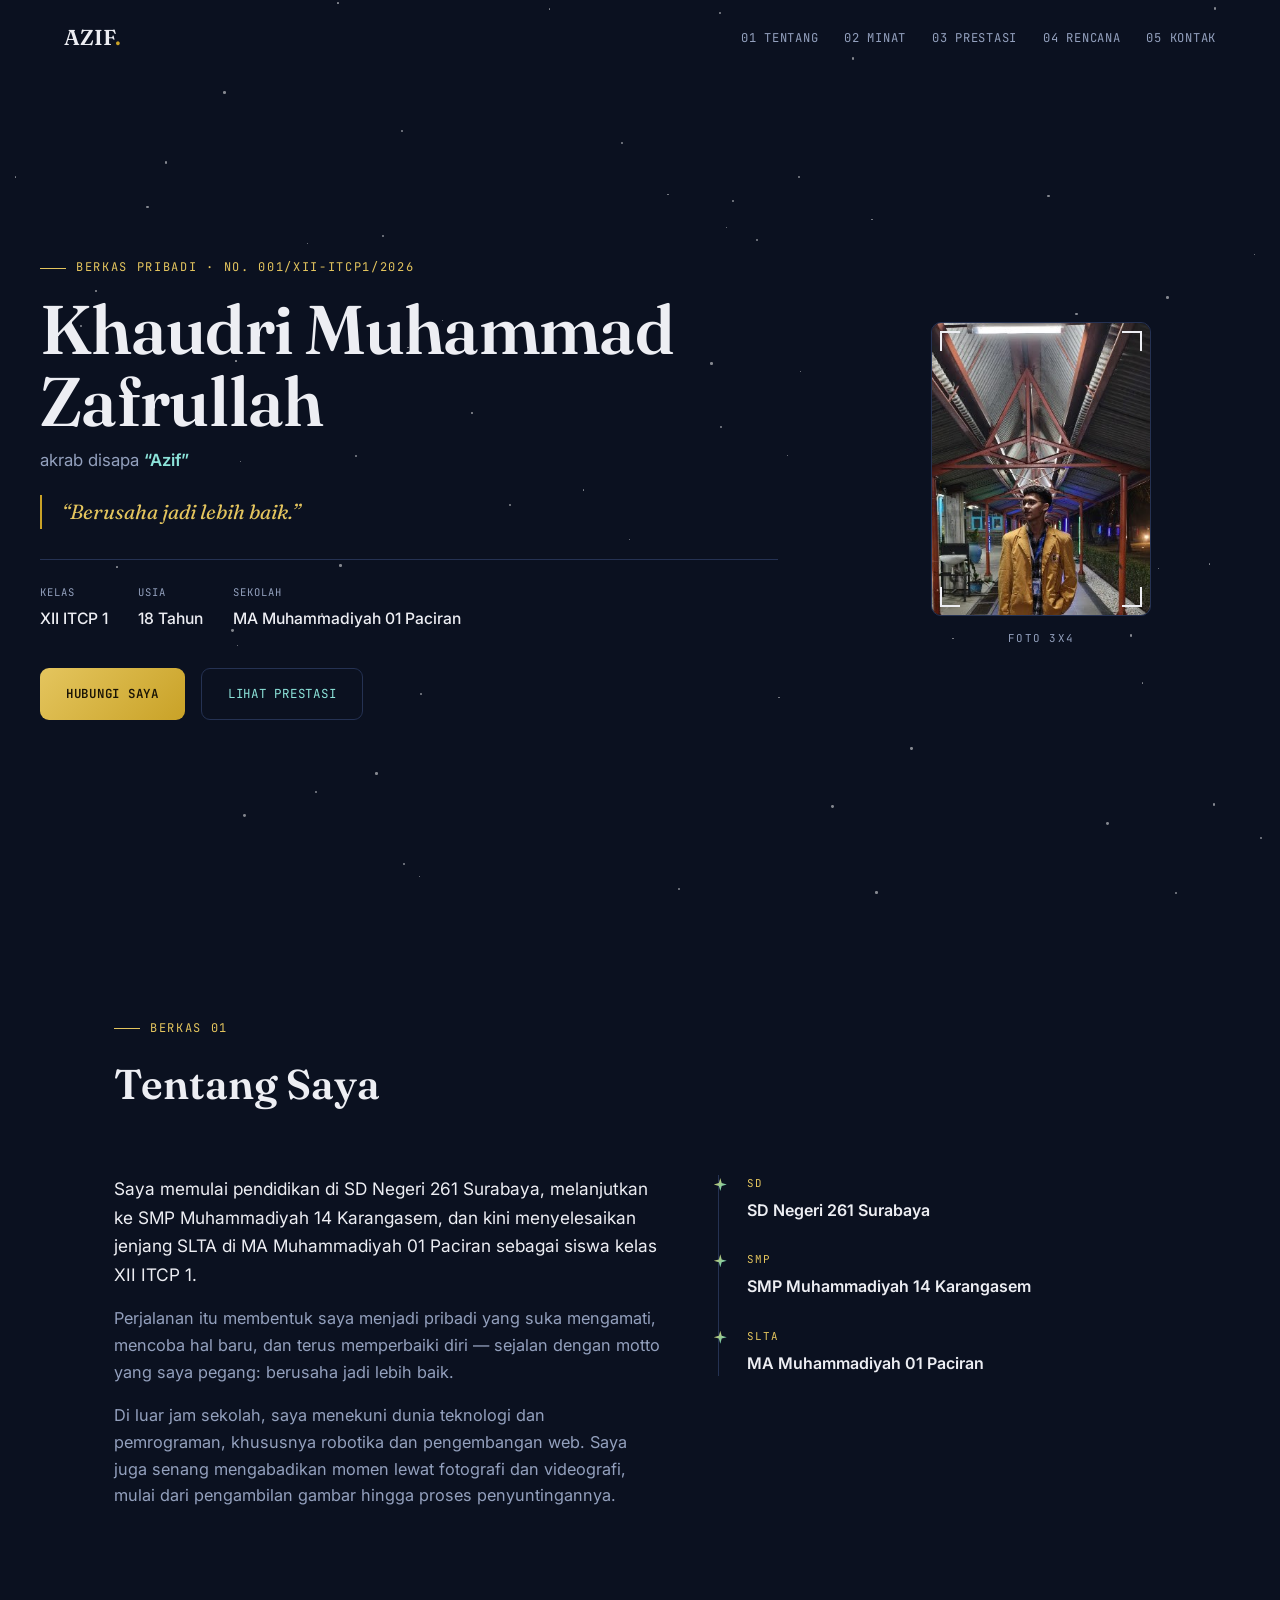
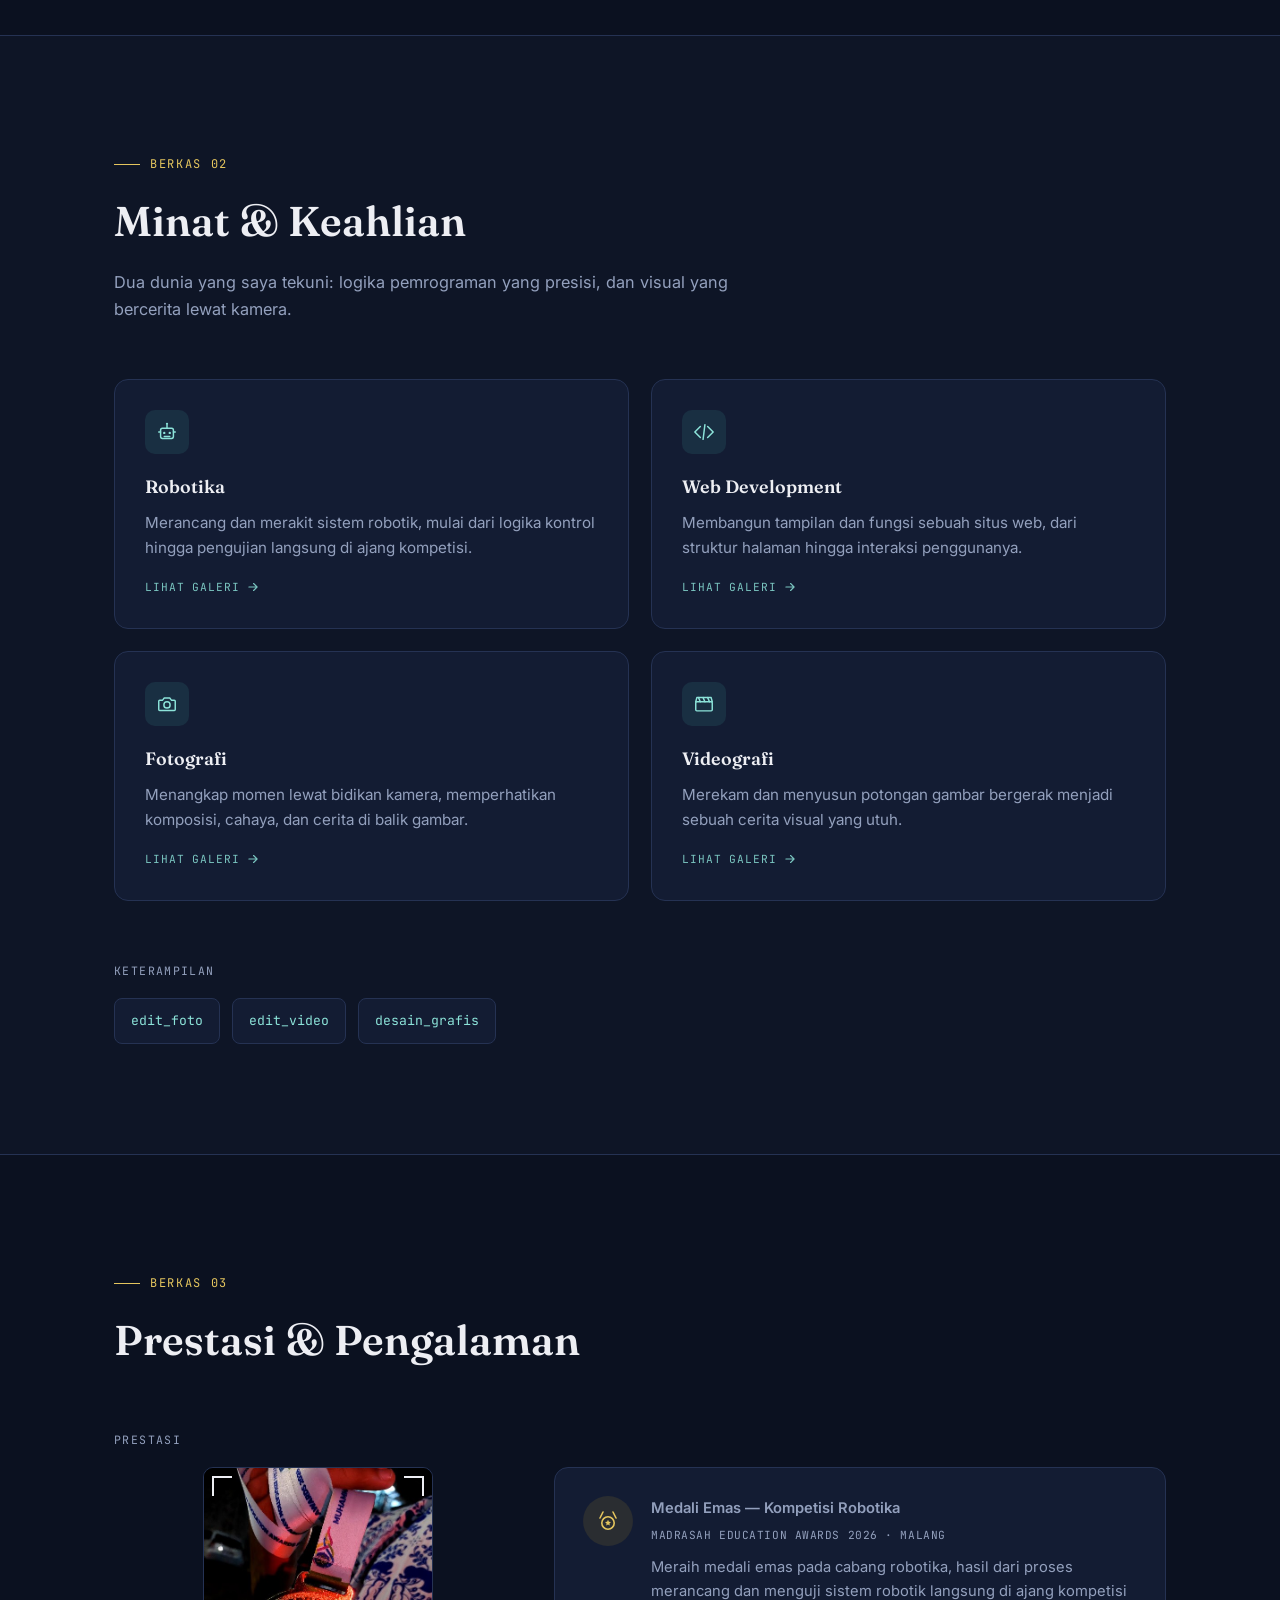
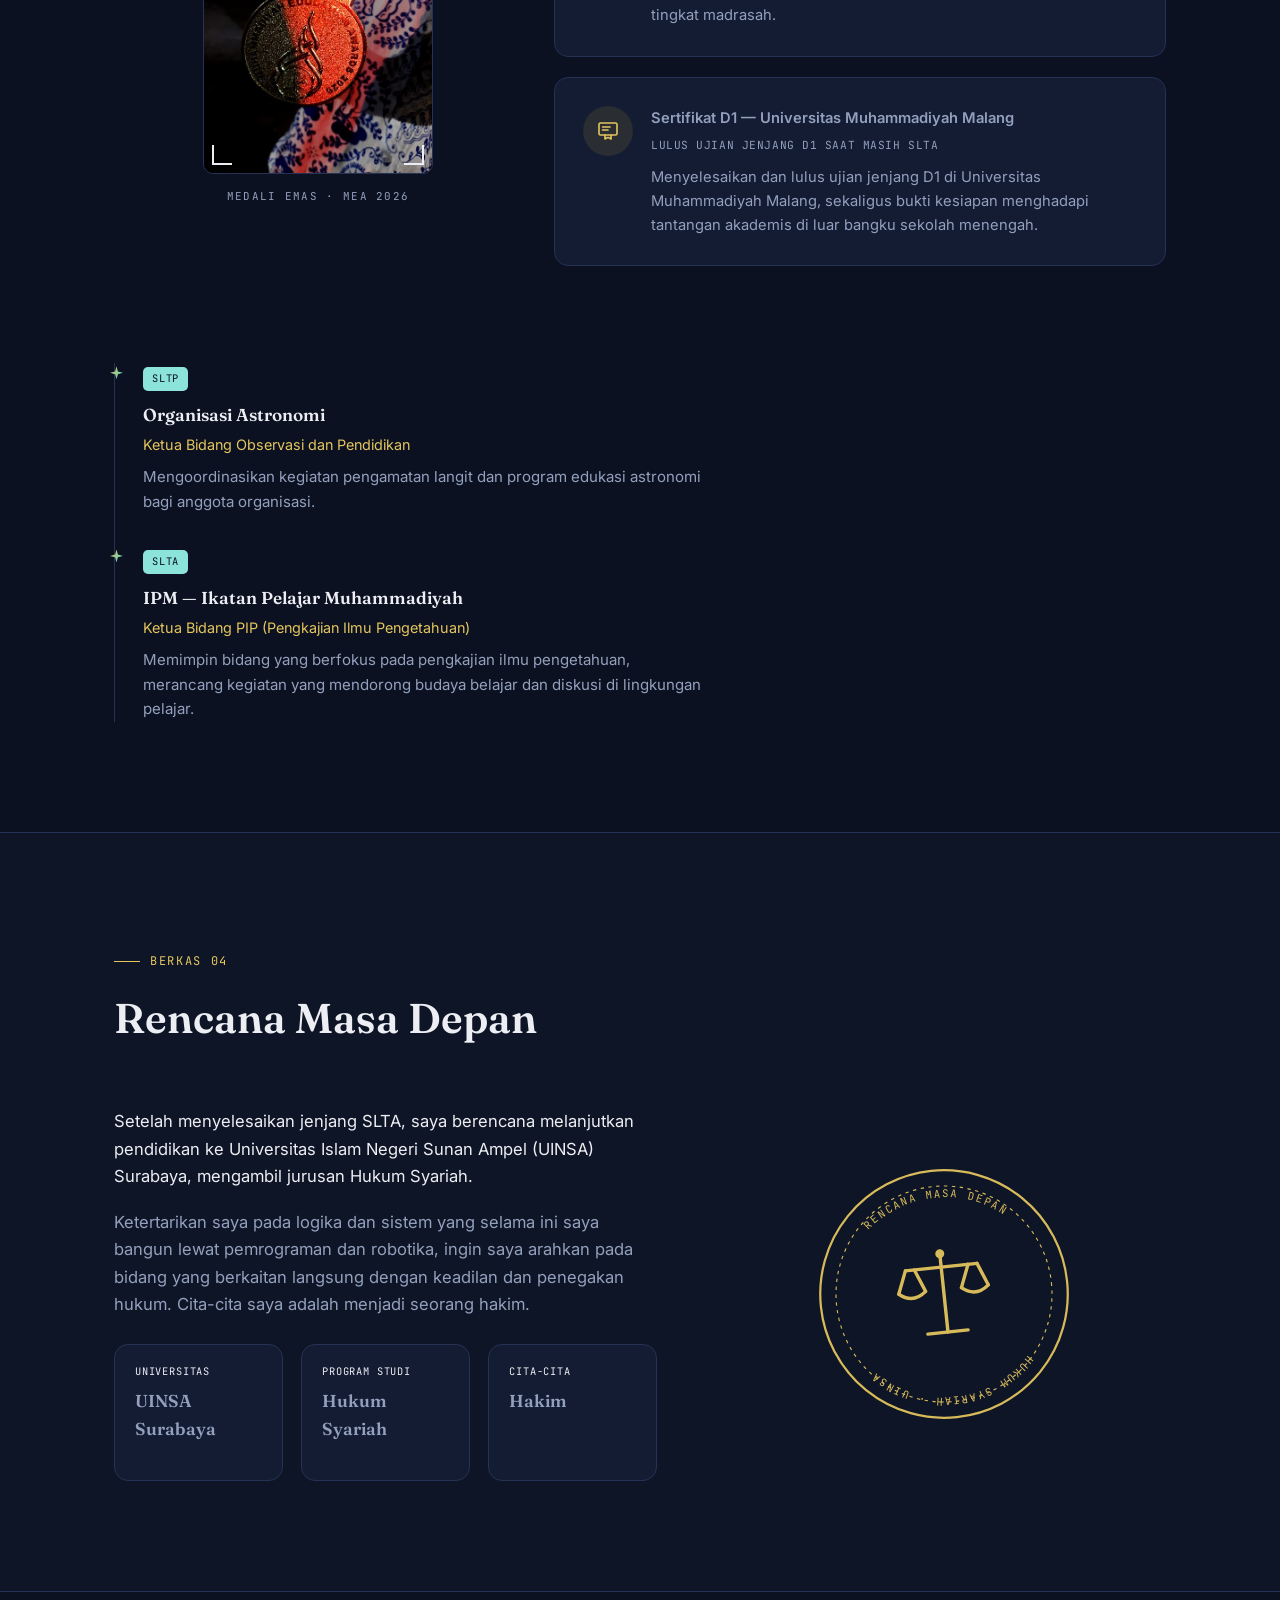
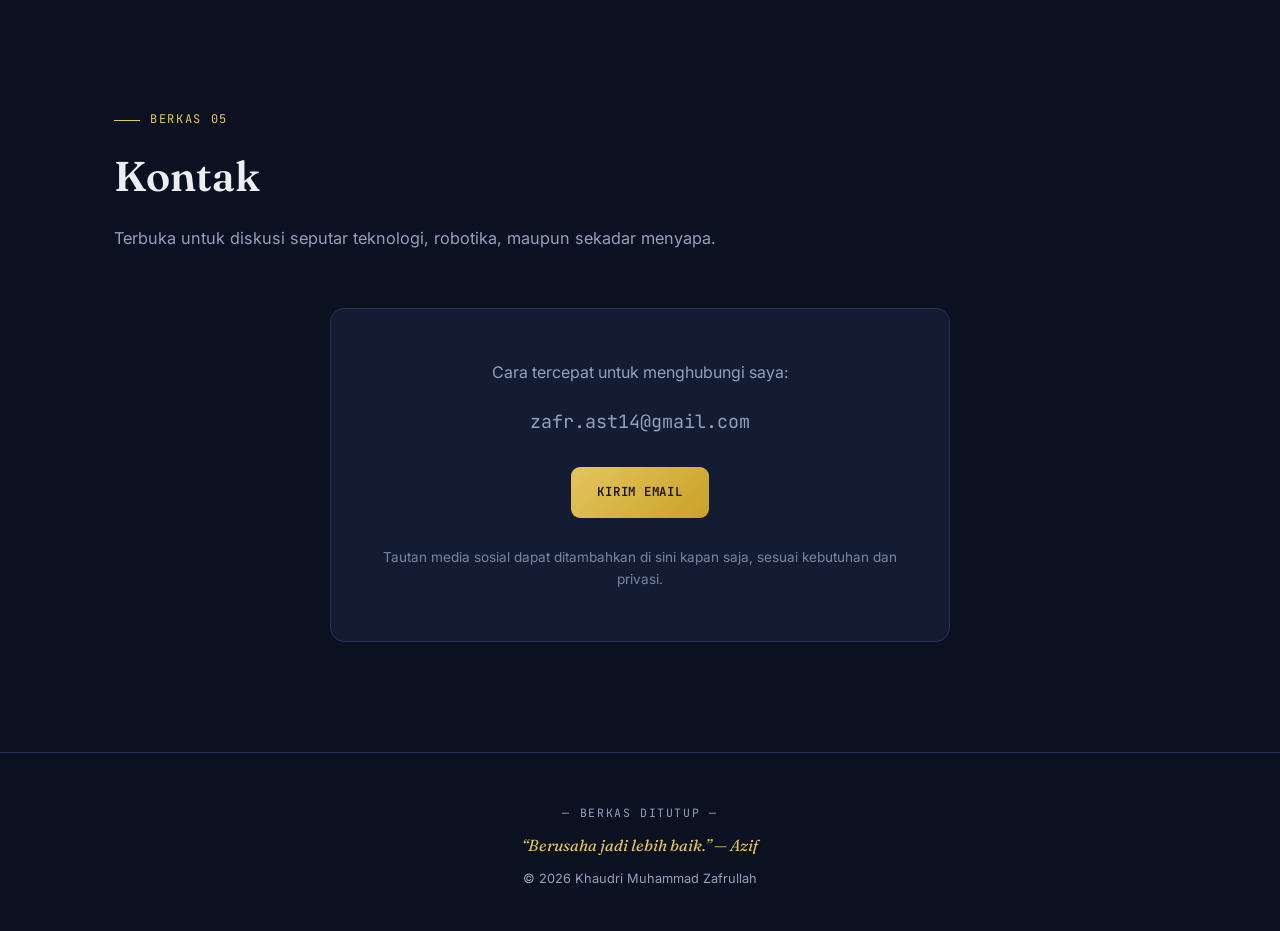
<file: index.html>
<!DOCTYPE html>
<html lang="id">
<head>
<meta charset="UTF-8">
<meta name="viewport" content="width=device-width, initial-scale=1.0">
<title>Khaudri Muhammad Zafrullah — Berkas Pribadi</title>
<meta name="description" content="Website portofolio pribadi Khaudri Muhammad Zafrullah (Azif), siswa kelas XII ITCP 1 — profil, minat, prestasi, dan rencana masa depan.">
<meta name="theme-color" content="#0B1120">
<link rel="icon" href="data:image/svg+xml,%3Csvg xmlns='http://www.w3.org/2000/svg' viewBox='0 0 32 32'%3E%3Crect width='32' height='32' rx='8' fill='%230B1120'/%3E%3Ccircle cx='16' cy='16' r='7' fill='none' stroke='%23C9A227' stroke-width='2'/%3E%3C/svg%3E">
<link rel="preconnect" href="https://fonts.googleapis.com">
<link rel="preconnect" href="https://fonts.gstatic.com" crossorigin>
<link href="https://fonts.googleapis.com/css2?family=Fraunces:opsz,wght@9..144,400;9..144,500;9..144,600;9..144,700&family=Inter:wght@400;500;600;700&family=JetBrains+Mono:wght@400;500;600&display=swap" rel="stylesheet">
<link rel="stylesheet" href="styles.css">
</head>
<body>

<div id="stars"></div>

<header class="site-header">
  <nav>
    <a href="#beranda" class="brand">AZIF<span>.</span></a>
    <ul class="nav-links">
      <li><a href="#tentang">01 Tentang</a></li>
      <li><a href="#minat">02 Minat</a></li>
      <li><a href="#prestasi">03 Prestasi</a></li>
      <li><a href="#rencana">04 Rencana</a></li>
      <li><a href="#kontak">05 Kontak</a></li>
    </ul>
    <button class="nav-toggle" aria-label="Buka menu navigasi" aria-expanded="false">
      <span></span><span></span><span></span>
    </button>
  </nav>
  <div class="nav-backdrop"></div>
</header>

<main>

  <!-- ===================== HERO / BERANDA ===================== -->
  <section id="beranda" class="hero">
    <div class="hero-inner">
      <div class="hero-text">
        <p class="eyebrow">Berkas Pribadi · No. 001/XII-ITCP1/2026</p>
        <h1>Khaudri Muhammad<br>Zafrullah</h1>
        <p class="nickname">akrab disapa <strong>“Azif”</strong></p>
        <p class="motto">“Berusaha jadi lebih baik.”</p>
        <div class="meta-row">
          <div class="meta-item">
            <span class="meta-label">Kelas</span>
            <span class="meta-value">XII ITCP 1</span>
          </div>
          <div class="meta-item">
            <span class="meta-label">Usia</span>
            <span class="meta-value">18 Tahun</span>
          </div>
          <div class="meta-item">
            <span class="meta-label">Sekolah</span>
            <span class="meta-value">MA Muhammadiyah 01 Paciran</span>
          </div>
        </div>
        <div class="hero-actions">
          <a href="#kontak" class="btn btn-primary">Hubungi Saya</a>
          <a href="#prestasi" class="btn btn-ghost">Lihat Prestasi</a>
        </div>
      </div>
      <div class="hero-photo">
        <div class="photo-frame">
          <img src="foto-azif.jpg" alt="Foto Khaudri Muhammad Zafrullah (Azif)">
          <span class="corner tl"></span><span class="corner tr"></span>
          <span class="corner bl"></span><span class="corner br"></span>
        </div>
        <p class="photo-caption">Foto 3x4</p>
      </div>
    </div>
  </section>

  <!-- ===================== TENTANG SAYA ===================== -->
  <section id="tentang" class="section">
    <div class="section-inner">
      <div class="section-head reveal">
        <p class="eyebrow">Berkas 01</p>
        <h2>Tentang Saya</h2>
      </div>
      <div class="about-grid">
        <div class="about-text reveal">
          <p>Saya memulai pendidikan di SD Negeri 261 Surabaya, melanjutkan ke SMP Muhammadiyah 14 Karangasem, dan kini menyelesaikan jenjang SLTA di MA Muhammadiyah 01 Paciran sebagai siswa kelas XII ITCP 1.</p>
          <p>Perjalanan itu membentuk saya menjadi pribadi yang suka mengamati, mencoba hal baru, dan terus memperbaiki diri — sejalan dengan motto yang saya pegang: berusaha jadi lebih baik.</p>
          <p>Di luar jam sekolah, saya menekuni dunia teknologi dan pemrograman, khususnya robotika dan pengembangan web. Saya juga senang mengabadikan momen lewat fotografi dan videografi, mulai dari pengambilan gambar hingga proses penyuntingannya.</p>
        </div>
        <div class="edu-list reveal">
          <div class="edu-item">
            <span class="star-marker"></span>
            <p class="edu-level">SD</p>
            <p class="edu-name">SD Negeri 261 Surabaya</p>
          </div>
          <div class="edu-item">
            <span class="star-marker"></span>
            <p class="edu-level">SMP</p>
            <p class="edu-name">SMP Muhammadiyah 14 Karangasem</p>
          </div>
          <div class="edu-item">
            <span class="star-marker"></span>
            <p class="edu-level">SLTA</p>
            <p class="edu-name">MA Muhammadiyah 01 Paciran</p>
          </div>
        </div>
      </div>
    </div>
  </section>

  <!-- ===================== MINAT & KEAHLIAN ===================== -->
  <section id="minat" class="section alt-bg">
    <div class="section-inner">
      <div class="section-head reveal">
        <p class="eyebrow">Berkas 02</p>
        <h2>Minat &amp; Keahlian</h2>
        <p class="section-desc">Dua dunia yang saya tekuni: logika pemrograman yang presisi, dan visual yang bercerita lewat kamera.</p>
      </div>

      <div class="interest-grid reveal">
        <a class="interest-card" href="galeri-robotika.html">
          <div class="interest-icon">
            <svg viewBox="0 0 24 24" fill="none" stroke="currentColor" stroke-width="1.6" stroke-linecap="round" stroke-linejoin="round">
              <rect x="5" y="8" width="14" height="11" rx="2"/><line x1="12" y1="8" x2="12" y2="4"/>
              <circle cx="12" cy="3" r="1.2" fill="currentColor" stroke="none"/>
              <circle cx="9" cy="13" r="1.3" fill="currentColor" stroke="none"/>
              <circle cx="15" cy="13" r="1.3" fill="currentColor" stroke="none"/>
              <line x1="9" y1="17" x2="15" y2="17"/><line x1="3" y1="12" x2="5" y2="12"/><line x1="19" y1="12" x2="21" y2="12"/>
            </svg>
          </div>
          <h3>Robotika</h3>
          <p>Merancang dan merakit sistem robotik, mulai dari logika kontrol hingga pengujian langsung di ajang kompetisi.</p>
          <span class="card-hint">Lihat Galeri
            <svg viewBox="0 0 24 24" fill="none" stroke="currentColor" stroke-width="2" stroke-linecap="round" stroke-linejoin="round"><path d="M5 12h14M13 6l6 6-6 6"/></svg>
          </span>
        </a>
        <a class="interest-card" href="galeri-web-development.html">
          <div class="interest-icon">
            <svg viewBox="0 0 24 24" fill="none" stroke="currentColor" stroke-width="1.6" stroke-linecap="round" stroke-linejoin="round">
              <polyline points="8 6 2 12 8 18"/><polyline points="16 6 22 12 16 18"/><line x1="13" y1="4" x2="11" y2="20"/>
            </svg>
          </div>
          <h3>Web Development</h3>
          <p>Membangun tampilan dan fungsi sebuah situs web, dari struktur halaman hingga interaksi penggunanya.</p>
          <span class="card-hint">Lihat Galeri
            <svg viewBox="0 0 24 24" fill="none" stroke="currentColor" stroke-width="2" stroke-linecap="round" stroke-linejoin="round"><path d="M5 12h14M13 6l6 6-6 6"/></svg>
          </span>
        </a>
        <a class="interest-card" href="galeri-fotografi.html">
          <div class="interest-icon">
            <svg viewBox="0 0 24 24" fill="none" stroke="currentColor" stroke-width="1.6" stroke-linecap="round" stroke-linejoin="round">
              <path d="M4 8h3l2-2.5h6L17 8h3a1 1 0 0 1 1 1v9a1 1 0 0 1-1 1H4a1 1 0 0 1-1-1V9a1 1 0 0 1 1-1z"/><circle cx="12" cy="13" r="3.4"/>
            </svg>
          </div>
          <h3>Fotografi</h3>
          <p>Menangkap momen lewat bidikan kamera, memperhatikan komposisi, cahaya, dan cerita di balik gambar.</p>
          <span class="card-hint">Lihat Galeri
            <svg viewBox="0 0 24 24" fill="none" stroke="currentColor" stroke-width="2" stroke-linecap="round" stroke-linejoin="round"><path d="M5 12h14M13 6l6 6-6 6"/></svg>
          </span>
        </a>
        <a class="interest-card" href="galeri-videografi.html">
          <div class="interest-icon">
            <svg viewBox="0 0 24 24" fill="none" stroke="currentColor" stroke-width="1.6" stroke-linecap="round" stroke-linejoin="round">
              <path d="M3 9.5 4.2 5h15.6l1.2 4.5"/><rect x="3" y="9.5" width="18" height="10" rx="1.2"/>
              <line x1="6" y1="5" x2="8" y2="9.5"/><line x1="11" y1="5" x2="13" y2="9.5"/><line x1="16" y1="5" x2="18" y2="9.5"/>
            </svg>
          </div>
          <h3>Videografi</h3>
          <p>Merekam dan menyusun potongan gambar bergerak menjadi sebuah cerita visual yang utuh.</p>
          <span class="card-hint">Lihat Galeri
            <svg viewBox="0 0 24 24" fill="none" stroke="currentColor" stroke-width="2" stroke-linecap="round" stroke-linejoin="round"><path d="M5 12h14M13 6l6 6-6 6"/></svg>
          </span>
        </a>
      </div>

      <div class="block-gap reveal">
        <p class="subhead">Keterampilan</p>
        <div class="tag-row">
          <span class="tag">edit_foto</span>
          <span class="tag">edit_video</span>
          <span class="tag">desain_grafis</span>
        </div>
      </div>
    </div>
  </section>

  <!-- ===================== PRESTASI & PENGALAMAN ===================== -->
  <section id="prestasi" class="section">
    <div class="section-inner">
      <div class="section-head reveal">
        <p class="eyebrow">Berkas 03</p>
        <h2>Prestasi &amp; Pengalaman</h2>
      </div>

      <p class="subhead reveal">Prestasi</p>
      <div class="achievement-layout">
        <div class="achievement-photo reveal">
          <div class="photo-frame">
            <img src="medali-emas-mea2026.jpg" alt="Medali emas Khaudri Muhammad Zafrullah pada Madrasah Education Awards 2026">
            <span class="corner tl"></span><span class="corner tr"></span>
            <span class="corner bl"></span><span class="corner br"></span>
          </div>
          <p class="photo-caption">Medali Emas · MEA 2026</p>
        </div>
        <div class="achievement-grid reveal">
          <div class="achievement-card">
            <div class="achievement-icon">
              <svg viewBox="0 0 24 24" fill="none" stroke="currentColor" stroke-width="1.6" stroke-linecap="round" stroke-linejoin="round">
                <path d="M7 3 4 9M17 3l3 6"/><circle cx="12" cy="14" r="6.2"/>
                <path d="M12 10.8 12.9 12.7 15 13 13.4 14.5 13.8 16.6 12 15.6 10.2 16.6 10.6 14.5 9 13 11.1 12.7 12 10.8Z" fill="currentColor" stroke="none"/>
              </svg>
            </div>
            <div>
              <p class="achievement-title">Medali Emas — Kompetisi Robotika</p>
              <span class="achievement-meta">Madrasah Education Awards 2026 · Malang</span>
              <p>Meraih medali emas pada cabang robotika, hasil dari proses merancang dan menguji sistem robotik langsung di ajang kompetisi tingkat madrasah.</p>
            </div>
          </div>
          <div class="achievement-card">
            <div class="achievement-icon">
              <svg viewBox="0 0 24 24" fill="none" stroke="currentColor" stroke-width="1.6" stroke-linecap="round" stroke-linejoin="round">
                <rect x="3" y="4" width="18" height="12" rx="1.5"/><line x1="6.5" y1="8" x2="14" y2="8"/>
                <line x1="6.5" y1="11" x2="12" y2="11"/><path d="M9 16v4l3-1.6L15 20v-4"/>
              </svg>
            </div>
            <div>
              <p class="achievement-title">Sertifikat D1 — Universitas Muhammadiyah Malang</p>
              <span class="achievement-meta">Lulus ujian jenjang D1 saat masih SLTA</span>
              <p>Menyelesaikan dan lulus ujian jenjang D1 di Universitas Muhammadiyah Malang, sekaligus bukti kesiapan menghadapi tantangan akademis di luar bangku sekolah menengah.</p>
            </div>
          </div>
        </div>
      </div>

      <div class="block-gap">
        <p class="subhead reveal">Pengalaman Organisasi</p>
        <div class="org-list reveal">
          <div class="org-item">
            <span class="star-marker"></span>
            <span class="org-level">SLTP</span>
            <p class="org-name">Organisasi Astronomi</p>
            <p class="org-role">Ketua Bidang Observasi dan Pendidikan</p>
            <p class="org-desc">Mengoordinasikan kegiatan pengamatan langit dan program edukasi astronomi bagi anggota organisasi.</p>
          </div>
          <div class="org-item">
            <span class="star-marker"></span>
            <span class="org-level">SLTA</span>
            <p class="org-name">IPM — Ikatan Pelajar Muhammadiyah</p>
            <p class="org-role">Ketua Bidang PIP (Pengkajian Ilmu Pengetahuan)</p>
            <p class="org-desc">Memimpin bidang yang berfokus pada pengkajian ilmu pengetahuan, merancang kegiatan yang mendorong budaya belajar dan diskusi di lingkungan pelajar.</p>
          </div>
        </div>
      </div>
    </div>
  </section>

  <!-- ===================== RENCANA MASA DEPAN ===================== -->
  <section id="rencana" class="section alt-bg">
    <div class="section-inner">
      <div class="section-head reveal">
        <p class="eyebrow">Berkas 04</p>
        <h2>Rencana Masa Depan</h2>
      </div>
      <div class="plan-inner">
        <div class="plan-text reveal">
          <p>Setelah menyelesaikan jenjang SLTA, saya berencana melanjutkan pendidikan ke Universitas Islam Negeri Sunan Ampel (UINSA) Surabaya, mengambil jurusan Hukum Syariah.</p>
          <p>Ketertarikan saya pada logika dan sistem yang selama ini saya bangun lewat pemrograman dan robotika, ingin saya arahkan pada bidang yang berkaitan langsung dengan keadilan dan penegakan hukum. Cita-cita saya adalah menjadi seorang hakim.</p>
          <div class="plan-highlights">
            <div class="plan-highlight">
              <p class="label">Universitas</p>
              <p class="value">UINSA Surabaya</p>
            </div>
            <div class="plan-highlight">
              <p class="label">Program Studi</p>
              <p class="value">Hukum Syariah</p>
            </div>
            <div class="plan-highlight">
              <p class="label">Cita-cita</p>
              <p class="value">Hakim</p>
            </div>
          </div>
        </div>
        <div class="seal-wrap reveal">
          <svg class="seal" viewBox="0 0 240 240" xmlns="http://www.w3.org/2000/svg" xmlns:xlink="http://www.w3.org/1999/xlink" role="img" aria-label="Segel rencana masa depan">
            <circle class="seal-ring-outer" cx="120" cy="120" r="110"/>
            <circle class="seal-ring-inner" cx="120" cy="120" r="96"/>
            <path id="sealTopPath" d="M 26 128 A 94 94 0 0 1 214 128" fill="none"/>
            <path id="sealBottomPath" d="M 214 118 A 94 94 0 0 1 26 118" fill="none"/>
            <text class="seal-text"><textPath href="#sealTopPath" xlink:href="#sealTopPath" startOffset="50%" text-anchor="middle">RENCANA MASA DEPAN</textPath></text>
            <text class="seal-text"><textPath href="#sealBottomPath" xlink:href="#sealBottomPath" startOffset="50%" text-anchor="middle">HUKUM SYARIAH · UINSA</textPath></text>
            <g transform="translate(120,124)" stroke="currentColor" stroke-width="3" fill="none" stroke-linecap="round" stroke-linejoin="round">
              <line x1="0" y1="-40" x2="0" y2="30"/>
              <line x1="-18" y1="30" x2="18" y2="30"/>
              <line x1="0" y1="-28" x2="-32" y2="-28"/>
              <line x1="-32" y1="-28" x2="-40" y2="-8"/>
              <line x1="-24" y1="-28" x2="-16" y2="-8"/>
              <path d="M -40 -8 Q -28 2 -16 -8"/>
              <line x1="0" y1="-28" x2="32" y2="-28"/>
              <line x1="32" y1="-28" x2="40" y2="-8"/>
              <line x1="24" y1="-28" x2="16" y2="-8"/>
              <path d="M 40 -8 Q 28 2 16 -8"/>
              <circle cx="0" cy="-40" r="4" fill="currentColor" stroke="none"/>
            </g>
          </svg>
        </div>
      </div>
    </div>
  </section>

  <!-- ===================== KONTAK ===================== -->
  <section id="kontak" class="section">
    <div class="section-inner">
      <div class="section-head reveal">
        <p class="eyebrow">Berkas 05</p>
        <h2>Kontak</h2>
        <p class="section-desc">Terbuka untuk diskusi seputar teknologi, robotika, maupun sekadar menyapa.</p>
      </div>
      <div class="contact-box reveal">
        <p>Cara tercepat untuk menghubungi saya:</p>
        <p class="contact-email">zafr.ast14@gmail.com</p>
        <a href="mailto:zafr.ast14@gmail.com" class="btn btn-primary">Kirim Email</a>
        <p class="contact-note">Tautan media sosial dapat ditambahkan di sini kapan saja, sesuai kebutuhan dan privasi.</p>
      </div>
    </div>
  </section>

</main>

<footer class="site-footer">
  <p class="footer-tag">— Berkas Ditutup —</p>
  <p class="footer-motto">“Berusaha jadi lebih baik.” — Azif</p>
  <p class="footer-copy">© 2026 Khaudri Muhammad Zafrullah</p>
</footer>

<script src="script.js"></script>

</body>
</html>
</file>
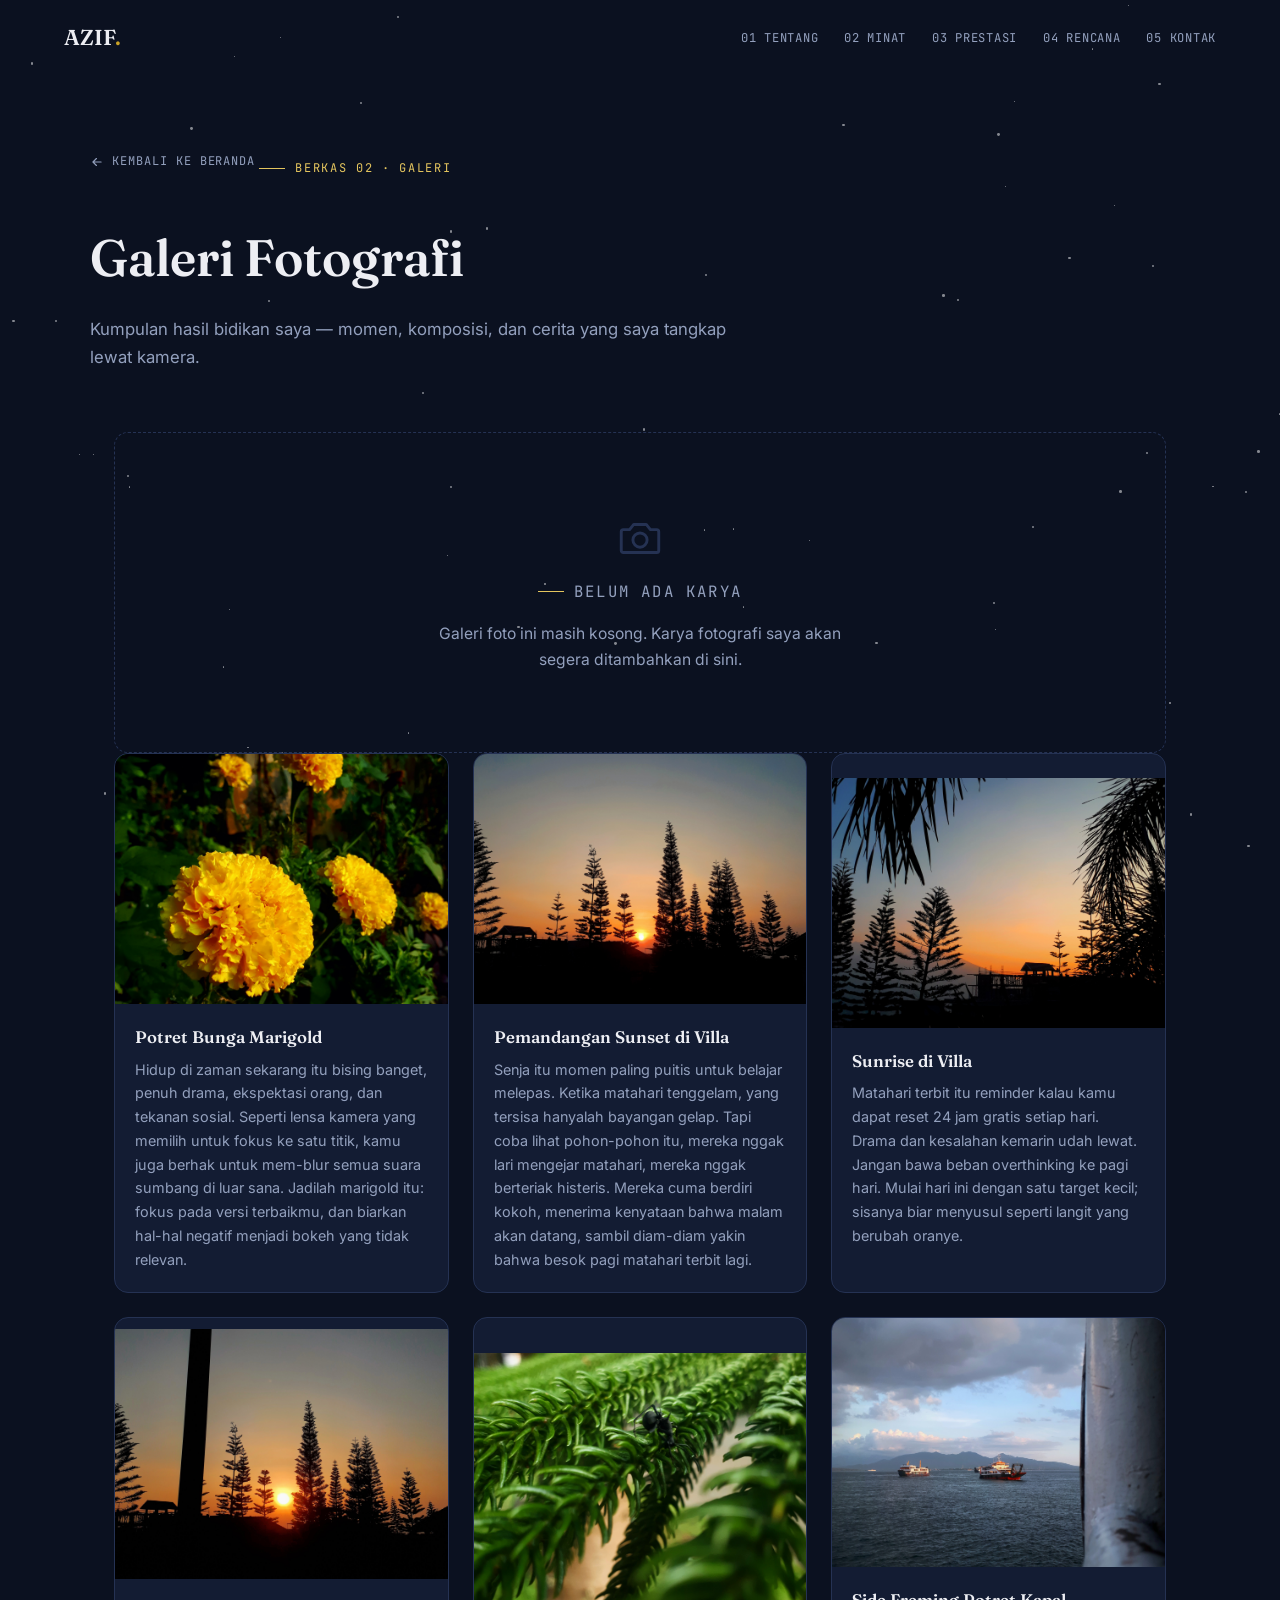
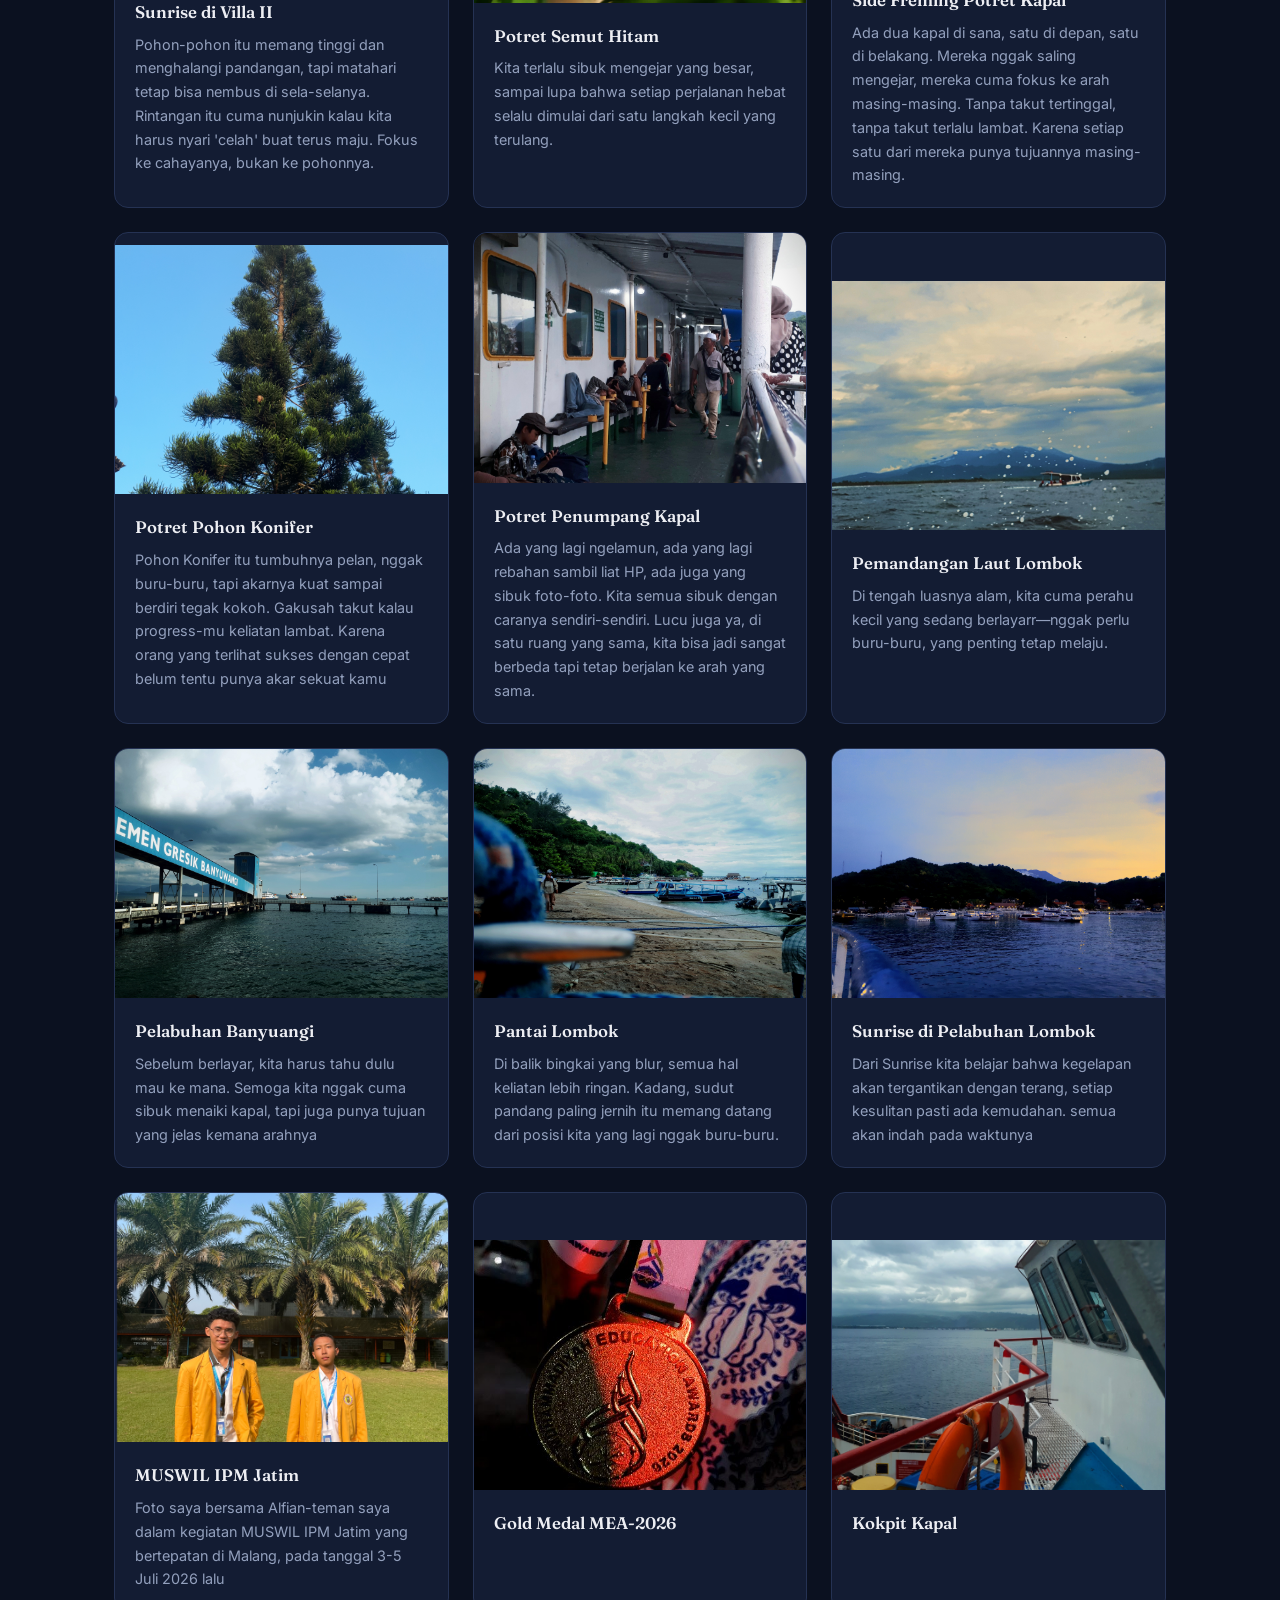
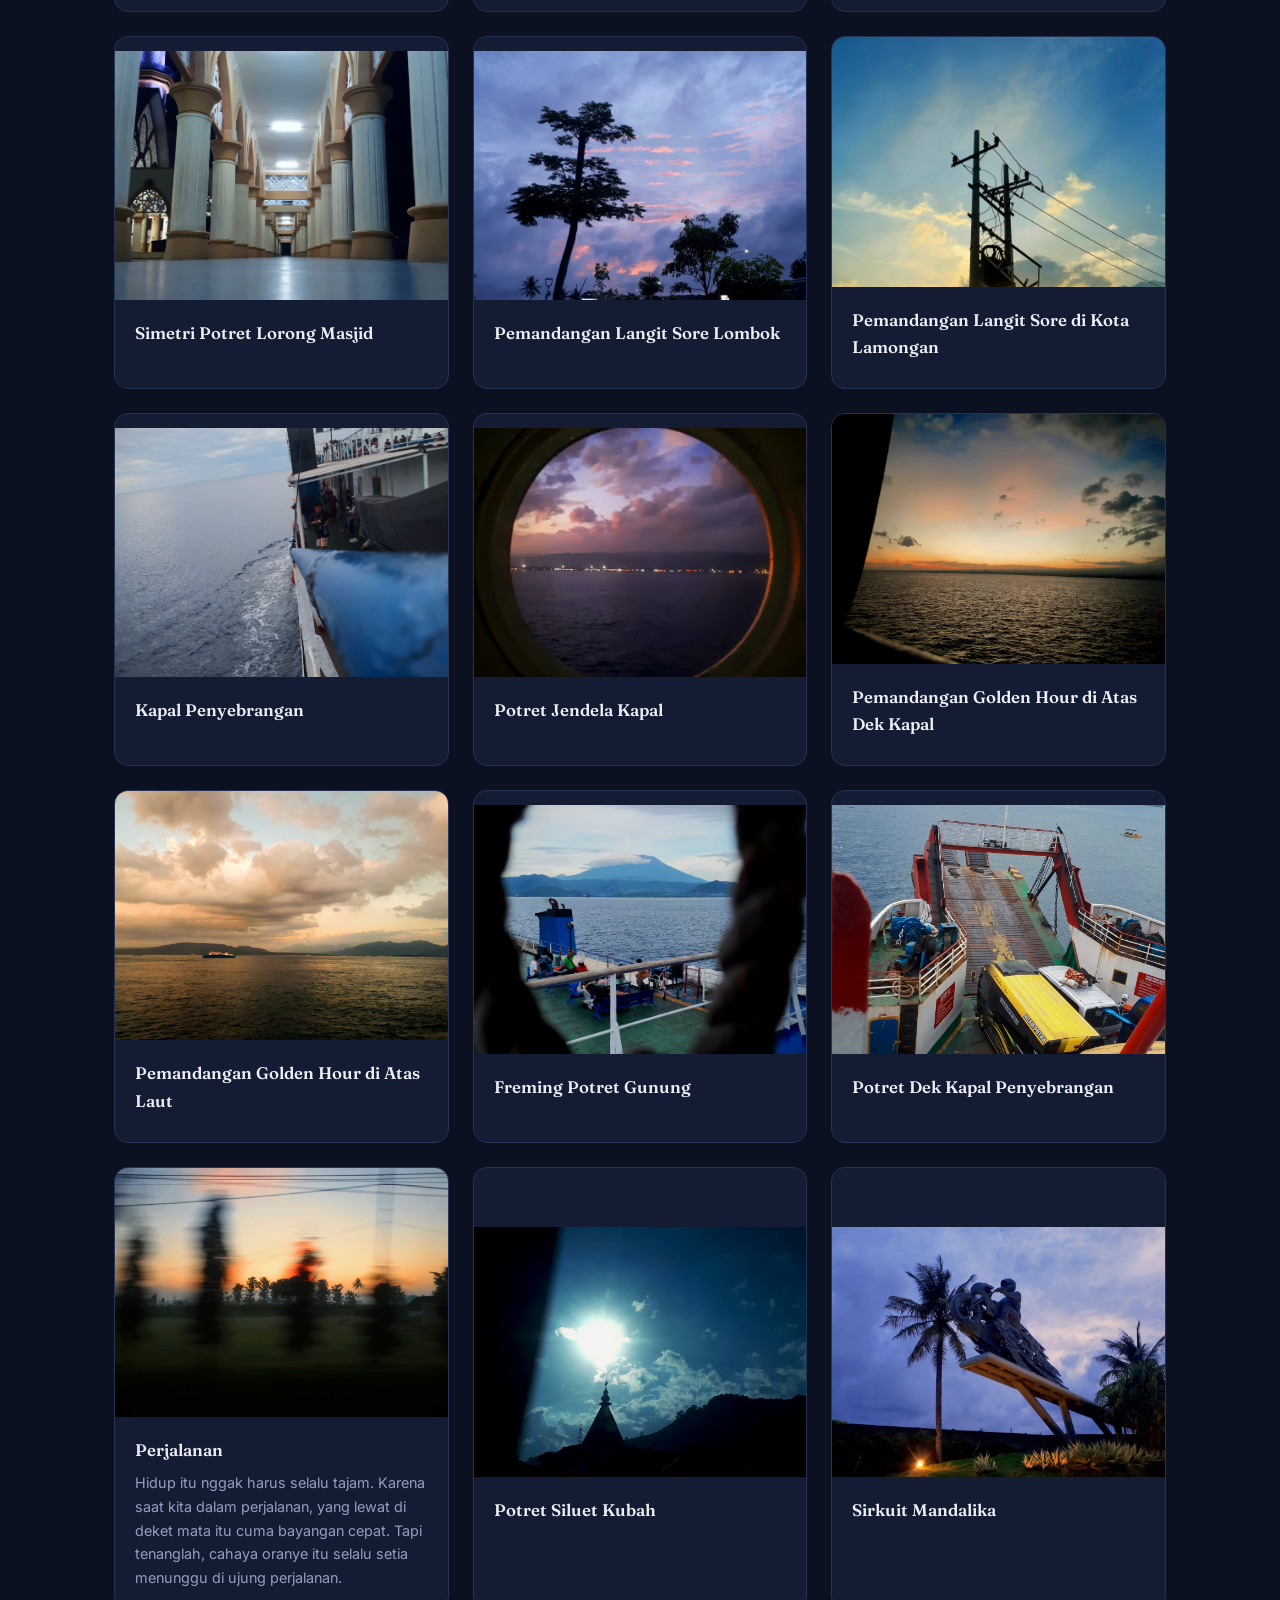
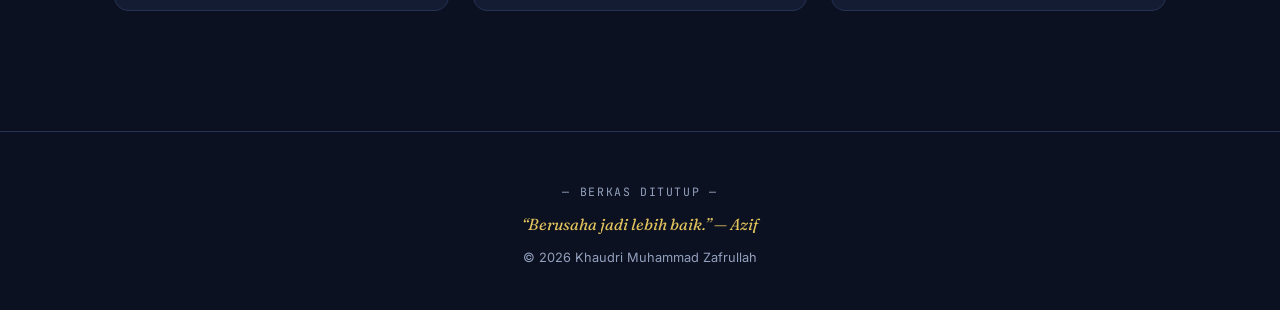
<file: galeri-fotografi.html>
<!DOCTYPE html>
<html lang="id">
<head>
<meta charset="UTF-8">
<meta name="viewport" content="width=device-width, initial-scale=1.0">
<title>Galeri Fotografi — Azif</title>
<meta name="description" content="Kumpulan hasil fotografi Khaudri Muhammad Zafrullah (Azif).">
<meta name="theme-color" content="#0B1120">
<link rel="icon" href="data:image/svg+xml,%3Csvg xmlns='http://www.w3.org/2000/svg' viewBox='0 0 32 32'%3E%3Crect width='32' height='32' rx='8' fill='%230B1120'/%3E%3Ccircle cx='16' cy='16' r='7' fill='none' stroke='%23C9A227' stroke-width='2'/%3E%3C/svg%3E">
<link rel="preconnect" href="https://fonts.googleapis.com">
<link rel="preconnect" href="https://fonts.gstatic.com" crossorigin>
<link href="https://fonts.googleapis.com/css2?family=Fraunces:opsz,wght@9..144,400;9..144,500;9..144,600;9..144,700&family=Inter:wght@400;500;600;700&family=JetBrains+Mono:wght@400;500;600&display=swap" rel="stylesheet">
<link rel="stylesheet" href="styles.css">
</head>
<body>

<div id="stars"></div>

<header class="site-header">
  <nav>
    <a href="index.html#beranda" class="brand">AZIF<span>.</span></a>
    <ul class="nav-links">
      <li><a href="index.html#tentang">01 Tentang</a></li>
      <li><a href="index.html#minat">02 Minat</a></li>
      <li><a href="index.html#prestasi">03 Prestasi</a></li>
      <li><a href="index.html#rencana">04 Rencana</a></li>
      <li><a href="index.html#kontak">05 Kontak</a></li>
    </ul>
    <button class="nav-toggle" aria-label="Buka menu navigasi" aria-expanded="false">
      <span></span><span></span><span></span>
    </button>
  </nav>
  <div class="nav-backdrop"></div>
</header>

<main>

  <!-- ===================== HEADER GALERI ===================== -->
  <section class="page-hero">
    <div class="page-hero-inner">
      <a href="index.html#minat" class="back-link">
        <svg viewBox="0 0 24 24" fill="none" stroke="currentColor" stroke-width="2" stroke-linecap="round" stroke-linejoin="round"><path d="M19 12H5M11 18l-6-6 6-6"/></svg>
        Kembali ke Beranda
      </a>
      <p class="eyebrow">Berkas 02 · Galeri</p>
      <h1>Galeri Fotografi</h1>
      <p class="page-hero-desc">Kumpulan hasil bidikan saya — momen, komposisi, dan cerita yang saya tangkap lewat kamera.</p>
    </div>
  </section>

  <!-- ===================== GALERI ===================== -->
  <section class="gallery-section">
    <div class="section-inner">

      <div class="empty-state">
        <div class="empty-icon">
          <svg viewBox="0 0 24 24" fill="none" stroke="currentColor" stroke-width="1.4" stroke-linecap="round" stroke-linejoin="round"><path d="M4 8h3l2-2.5h6L17 8h3a1 1 0 0 1 1 1v9a1 1 0 0 1-1 1H4a1 1 0 0 1-1-1V9a1 1 0 0 1 1-1z"/><circle cx="12" cy="13" r="3.4"/></svg>
        </div>
        <p class="eyebrow">Belum Ada Karya</p>
        <p>Galeri foto ini masih kosong. Karya fotografi saya akan segera ditambahkan di sini.</p>
      </div>

      <div class="gallery-grid" hidden></div>

    </div>
  </section>

</main>

<footer class="site-footer">
  <p class="footer-tag">— Berkas Ditutup —</p>
  <p class="footer-motto">“Berusaha jadi lebih baik.” — Azif</p>
  <p class="footer-copy">© 2026 Khaudri Muhammad Zafrullah</p>
</footer>

<script src="script.js"></script>
<script>
// ============================================================
// DATA GALERI FOTOGRAFI — edit di sini untuk menambah foto baru
// ============================================================
// Cara menambah foto baru:
// 1. Simpan file foto di folder yang sama dengan file
//    "galeri-fotografi.html" ini.
// 2. Salin satu baris contoh format di bawah, tempel di dalam
//    array "galeriItems", lalu ganti isinya sesuai fotomu.
// 3. Item PALING TERAKHIR dalam daftar tidak diberi koma (,) di akhir.
// 4. Simpan file, lalu buka/refresh halaman di browser.
//    Foto akan otomatis bisa diklik untuk dilihat lebih besar.
//
// Properti yang tersedia untuk tiap item:
//   gambar    (wajib)    nama file foto. Contoh: "foto-1.jpg"
//   judul     (wajib)    judul singkat foto
//   deskripsi (opsional) keterangan singkat (lokasi, cerita, dll)
//
// Contoh (hapus tanda "//" di setiap baris di bawah untuk mengaktifkan):
// { gambar: "senja-pelabuhan.jpg", judul: "Senja di Pelabuhan Paciran", deskripsi: "Diambil saat golden hour, awal 2026." },
// { gambar: "potret-jalanan.jpg", judul: "Potret Jalanan", deskripsi: "Momen candid di sekitar sekolah." },

const galeriItems = [
  // Tambahkan foto barumu di sini, mengikuti format contoh di atas.
  { gambar: "Potret-Bunga-Marigold.jpg", judul: "Potret Bunga Marigold", deskripsi: "Hidup di zaman sekarang itu bising banget, penuh drama, ekspektasi orang, dan tekanan sosial. Seperti lensa kamera yang memilih untuk fokus ke satu titik, kamu juga berhak untuk mem-blur semua suara sumbang di luar sana. Jadilah marigold itu: fokus pada versi terbaikmu, dan biarkan hal-hal negatif menjadi bokeh yang tidak relevan." },
  { gambar: "sun-rise-divilla3.jpg", judul: "Pemandangan Sunset di Villa", deskripsi: "Senja itu momen paling puitis untuk belajar melepas. Ketika matahari tenggelam, yang tersisa hanyalah bayangan gelap. Tapi coba lihat pohon-pohon itu, mereka nggak lari mengejar matahari, mereka nggak berteriak histeris. Mereka cuma berdiri kokoh, menerima kenyataan bahwa malam akan datang, sambil diam-diam yakin bahwa besok pagi matahari terbit lagi." },
  { gambar: "sun-rise-divilla2.jpg", judul: "Sunrise di Villa", deskripsi: "Matahari terbit itu reminder kalau kamu dapat reset 24 jam gratis setiap hari. Drama dan kesalahan kemarin udah lewat. Jangan bawa beban overthinking ke pagi hari. Mulai hari ini dengan satu target kecil; sisanya biar menyusul seperti langit yang berubah oranye." },
  { gambar: "sun-rise-divilla.jpg", judul: "Sunrise di Villa II", deskripsi: "Pohon-pohon itu memang tinggi dan menghalangi pandangan, tapi matahari tetap bisa nembus di sela-selanya. Rintangan itu cuma nunjukin kalau kita harus nyari 'celah' buat terus maju. Fokus ke cahayanya, bukan ke pohonnya." },
  { gambar: "semut-hitam.jpg", judul: "Potret Semut Hitam", deskripsi: "Kita terlalu sibuk mengejar yang besar, sampai lupa bahwa setiap perjalanan hebat selalu dimulai dari satu langkah kecil yang terulang." },
  { gambar: "potret-kapal-side-freming.jpg", judul: "Side Freming Potret Kapal ", deskripsi: "Ada dua kapal di sana, satu di depan, satu di belakang. Mereka nggak saling mengejar, mereka cuma fokus ke arah masing-masing. Tanpa takut tertinggal, tanpa takut terlalu lambat. Karena setiap satu dari mereka punya tujuannya masing-masing."},
  { gambar: "Pohon-Konifer.jpg", judul: "Potret Pohon Konifer", deskripsi: "Pohon Konifer itu tumbuhnya pelan, nggak buru-buru, tapi akarnya kuat sampai berdiri tegak kokoh. Gakusah takut kalau progress-mu keliatan lambat. Karena orang yang terlihat sukses dengan cepat belum tentu punya akar sekuat kamu" },
  { gambar: "penumpang-kapal.jpg", judul: "Potret Penumpang Kapal", deskripsi: "Ada yang lagi ngelamun, ada yang lagi rebahan sambil liat HP, ada juga yang sibuk foto-foto. Kita semua sibuk dengan caranya sendiri-sendiri. Lucu juga ya, di satu ruang yang sama, kita bisa jadi sangat berbeda tapi tetap berjalan ke arah yang sama." },
  { gambar: "pemandangan-laut-lombok.jpg", judul: "Pemandangan Laut Lombok", deskripsi: "Di tengah luasnya alam, kita cuma perahu kecil yang sedang berlayarr—nggak perlu buru-buru, yang penting tetap melaju." },
  { gambar: "pelabuhan-banyuangi.jpg", judul: "Pelabuhan Banyuangi", deskripsi: "Sebelum berlayar, kita harus tahu dulu mau ke mana. Semoga kita nggak cuma sibuk menaiki kapal, tapi juga punya tujuan yang jelas kemana arahnya" },
  { gambar: "pantai-lombok.jpg", judul: "Pantai Lombok", deskripsi: "Di balik bingkai yang blur, semua hal keliatan lebih ringan. Kadang, sudut pandang paling jernih itu memang datang dari posisi kita yang lagi nggak buru-buru." },
  { gambar: "sunrise-pelabuhan-lombok.jpg", judul: "Sunrise di Pelabuhan Lombok", deskripsi: "Dari Sunrise kita belajar bahwa kegelapan akan tergantikan dengan terang, setiap kesulitan pasti ada kemudahan. semua akan indah pada waktunya" },
  { gambar: "MUSWIL-IPM-Jatim.jpg", judul: "MUSWIL IPM Jatim", deskripsi: "Foto saya bersama Alfian-teman saya dalam kegiatan MUSWIL IPM Jatim yang bertepatan di Malang, pada tanggal 3-5 Juli 2026 lalu" },
  { gambar: "medali-emas-mea2026.jpg", judul: "Gold Medal MEA-2026", deskripsi: "" },
  { gambar: "lt2-dek-kapal.jpg", judul: "Kokpit Kapal", deskripsi: "" },
  { gambar: "lorong-masjid.jpg", judul: "Simetri Potret Lorong Masjid", deskripsi: "" },
  { gambar: "langit-sore-lombok.jpg", judul: "Pemandangan Langit Sore Lombok", deskripsi: "" },
  { gambar: "Langit-sore-dikota-Lamongan.jpg", judul: "Pemandangan Langit Sore di Kota Lamongan", deskripsi: "" },
  { gambar: "kapal-penyebrangan.jpg", judul: "Kapal Penyebrangan", deskripsi: "" },
  { gambar: "Jendela-Kapal.jpg", judul: "Potret Jendela Kapal", deskripsi: "" },
  { gambar: "golden-hour-diatas-dek-kapal.jpg", judul: "Pemandangan Golden Hour di Atas Dek Kapal", deskripsi: "" },
  { gambar: "goldden-hour-diatas-laut.jpg", judul: "Pemandangan Golden Hour di Atas Laut", deskripsi: "" },
  { gambar: "freming-potret-gunung.jpg", judul: "Freming Potret Gunung", deskripsi: "" },
  { gambar: "dek-kapal-penyebrangan.jpg", judul: "Potret Dek Kapal Penyebrangan", deskripsi: "" },
  { gambar: "Perjalanan.jpg", judul: "Perjalanan", deskripsi: "Hidup itu nggak harus selalu tajam. Karena saat kita dalam perjalanan, yang lewat di deket mata itu cuma bayangan cepat. Tapi tenanglah, cahaya oranye itu selalu setia menunggu di ujung perjalanan." },
  { gambar: "potret-siluet-kubah.jpg", judul: "Potret Siluet Kubah", deskripsi: "" },
  { gambar: "Sirkuit-Mandalika.jpg", judul: "Sirkuit Mandalika", deskripsi: "" },
];

renderGaleri(galeriItems);
</script>

</body>
</html>
</file>
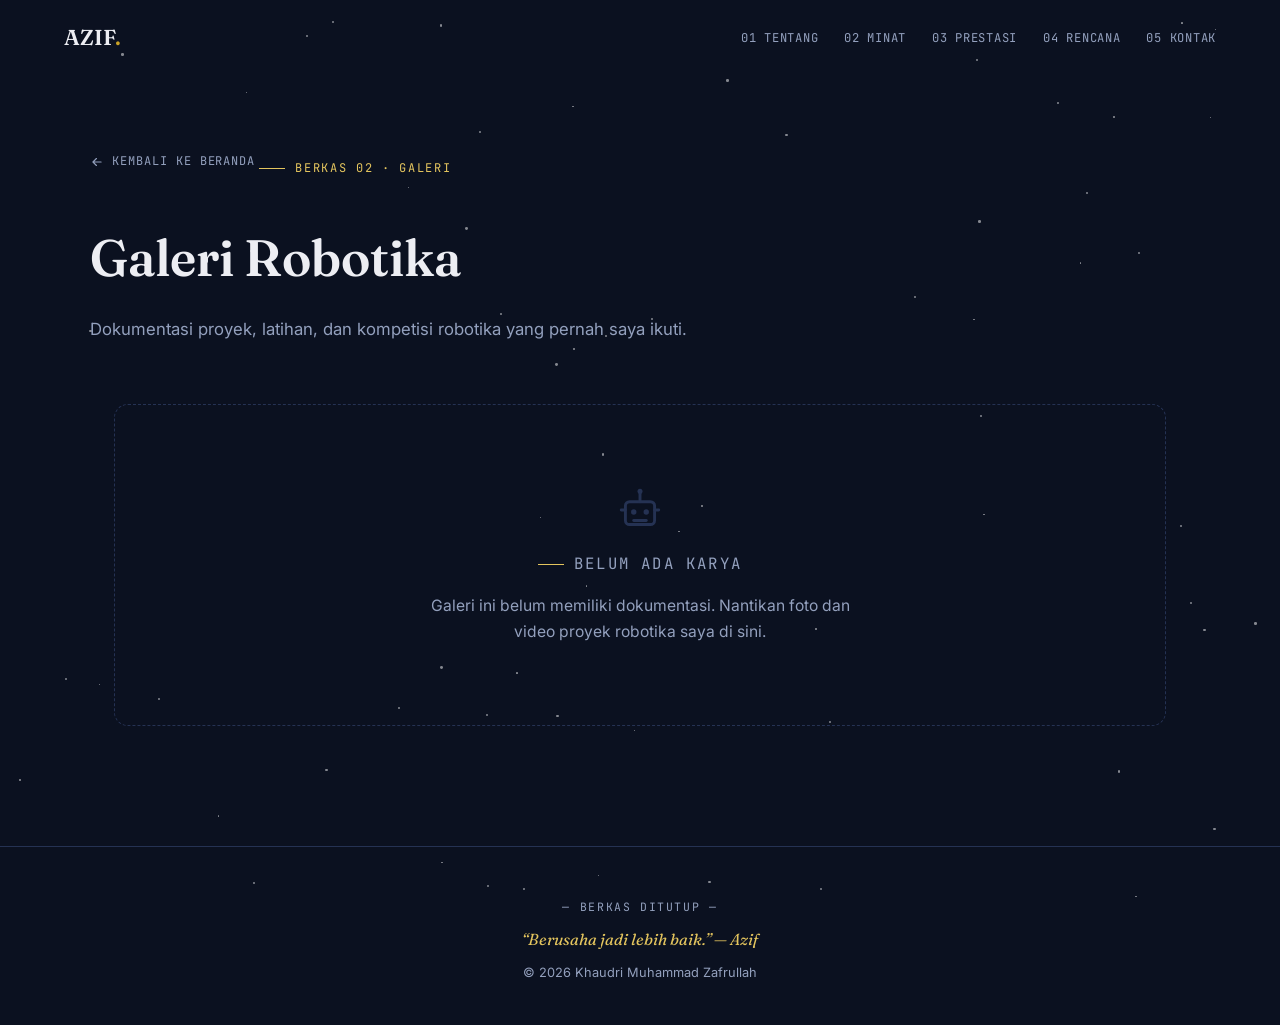
<file: galeri-robotika.html>
<!DOCTYPE html>
<html lang="id">
<head>
<meta charset="UTF-8">
<meta name="viewport" content="width=device-width, initial-scale=1.0">
<title>Galeri Robotika — Azif</title>
<meta name="description" content="Dokumentasi proyek, latihan, dan kompetisi robotika Khaudri Muhammad Zafrullah (Azif).">
<meta name="theme-color" content="#0B1120">
<link rel="icon" href="data:image/svg+xml,%3Csvg xmlns='http://www.w3.org/2000/svg' viewBox='0 0 32 32'%3E%3Crect width='32' height='32' rx='8' fill='%230B1120'/%3E%3Ccircle cx='16' cy='16' r='7' fill='none' stroke='%23C9A227' stroke-width='2'/%3E%3C/svg%3E">
<link rel="preconnect" href="https://fonts.googleapis.com">
<link rel="preconnect" href="https://fonts.gstatic.com" crossorigin>
<link href="https://fonts.googleapis.com/css2?family=Fraunces:opsz,wght@9..144,400;9..144,500;9..144,600;9..144,700&family=Inter:wght@400;500;600;700&family=JetBrains+Mono:wght@400;500;600&display=swap" rel="stylesheet">
<link rel="stylesheet" href="styles.css">
</head>
<body>

<div id="stars"></div>

<header class="site-header">
  <nav>
    <a href="index.html#beranda" class="brand">AZIF<span>.</span></a>
    <ul class="nav-links">
      <li><a href="index.html#tentang">01 Tentang</a></li>
      <li><a href="index.html#minat">02 Minat</a></li>
      <li><a href="index.html#prestasi">03 Prestasi</a></li>
      <li><a href="index.html#rencana">04 Rencana</a></li>
      <li><a href="index.html#kontak">05 Kontak</a></li>
    </ul>
    <button class="nav-toggle" aria-label="Buka menu navigasi" aria-expanded="false">
      <span></span><span></span><span></span>
    </button>
  </nav>
  <div class="nav-backdrop"></div>
</header>

<main>

  <!-- ===================== HEADER GALERI ===================== -->
  <section class="page-hero">
    <div class="page-hero-inner">
      <a href="index.html#minat" class="back-link">
        <svg viewBox="0 0 24 24" fill="none" stroke="currentColor" stroke-width="2" stroke-linecap="round" stroke-linejoin="round"><path d="M19 12H5M11 18l-6-6 6-6"/></svg>
        Kembali ke Beranda
      </a>
      <p class="eyebrow">Berkas 02 · Galeri</p>
      <h1>Galeri Robotika</h1>
      <p class="page-hero-desc">Dokumentasi proyek, latihan, dan kompetisi robotika yang pernah saya ikuti.</p>
    </div>
  </section>

  <!-- ===================== GALERI ===================== -->
  <section class="gallery-section">
    <div class="section-inner">

      <div class="empty-state">
        <div class="empty-icon">
          <svg viewBox="0 0 24 24" fill="none" stroke="currentColor" stroke-width="1.4" stroke-linecap="round" stroke-linejoin="round"><rect x="5" y="8" width="14" height="11" rx="2"/><line x1="12" y1="8" x2="12" y2="4"/><circle cx="12" cy="3" r="1.2" fill="currentColor" stroke="none"/><circle cx="9" cy="13" r="1.3" fill="currentColor" stroke="none"/><circle cx="15" cy="13" r="1.3" fill="currentColor" stroke="none"/><line x1="9" y1="17" x2="15" y2="17"/><line x1="3" y1="12" x2="5" y2="12"/><line x1="19" y1="12" x2="21" y2="12"/></svg>
        </div>
        <p class="eyebrow">Belum Ada Karya</p>
        <p>Galeri ini belum memiliki dokumentasi. Nantikan foto dan video proyek robotika saya di sini.</p>
      </div>

      <div class="gallery-grid" hidden></div>

    </div>
  </section>

</main>

<footer class="site-footer">
  <p class="footer-tag">— Berkas Ditutup —</p>
  <p class="footer-motto">“Berusaha jadi lebih baik.” — Azif</p>
  <p class="footer-copy">© 2026 Khaudri Muhammad Zafrullah</p>
</footer>

<script src="script.js"></script>
<script>
// ============================================================
// DATA GALERI ROBOTIKA — edit di sini untuk menambah karya baru
// ============================================================
// Cara menambah karya baru:
// 1. Simpan file foto (dan video, jika ada) di folder yang sama
//    dengan file "galeri-robotika.html" ini.
// 2. Salin satu baris contoh format di bawah, tempel di dalam
//    array "galeriItems", lalu ganti isinya sesuai karyamu.
// 3. Item PALING TERAKHIR dalam daftar tidak diberi koma (,) di akhir.
// 4. Simpan file, lalu buka/refresh halaman di browser.
//
// Properti yang tersedia untuk tiap item:
//   gambar    (wajib)    nama file foto/thumbnail. Contoh: "robot-1.jpg"
//   judul     (wajib)    judul singkat proyek
//   deskripsi (opsional) keterangan singkat proyek
//   link      (opsional) URL video demo / postingan (YouTube, Instagram, dll)
//
// Contoh (hapus tanda "//" di setiap baris di bawah untuk mengaktifkan):
// { gambar: "robot-line-follower.jpg", judul: "Robot Line Follower", deskripsi: "Robot pengikut garis, dirakit untuk latihan tim sebelum MEA 2026.", link: "https://youtube.com/watch?v=xxxxx" },
// { gambar: "robot-lengan.jpg", judul: "Robot Lengan Sederhana", deskripsi: "Proyek latihan kontrol servo dan logika gerak." },

const galeriItems = [
  // Tambahkan item barumu di sini, mengikuti format contoh di atas.
];

renderGaleri(galeriItems);
</script>

</body>
</html>
</file>
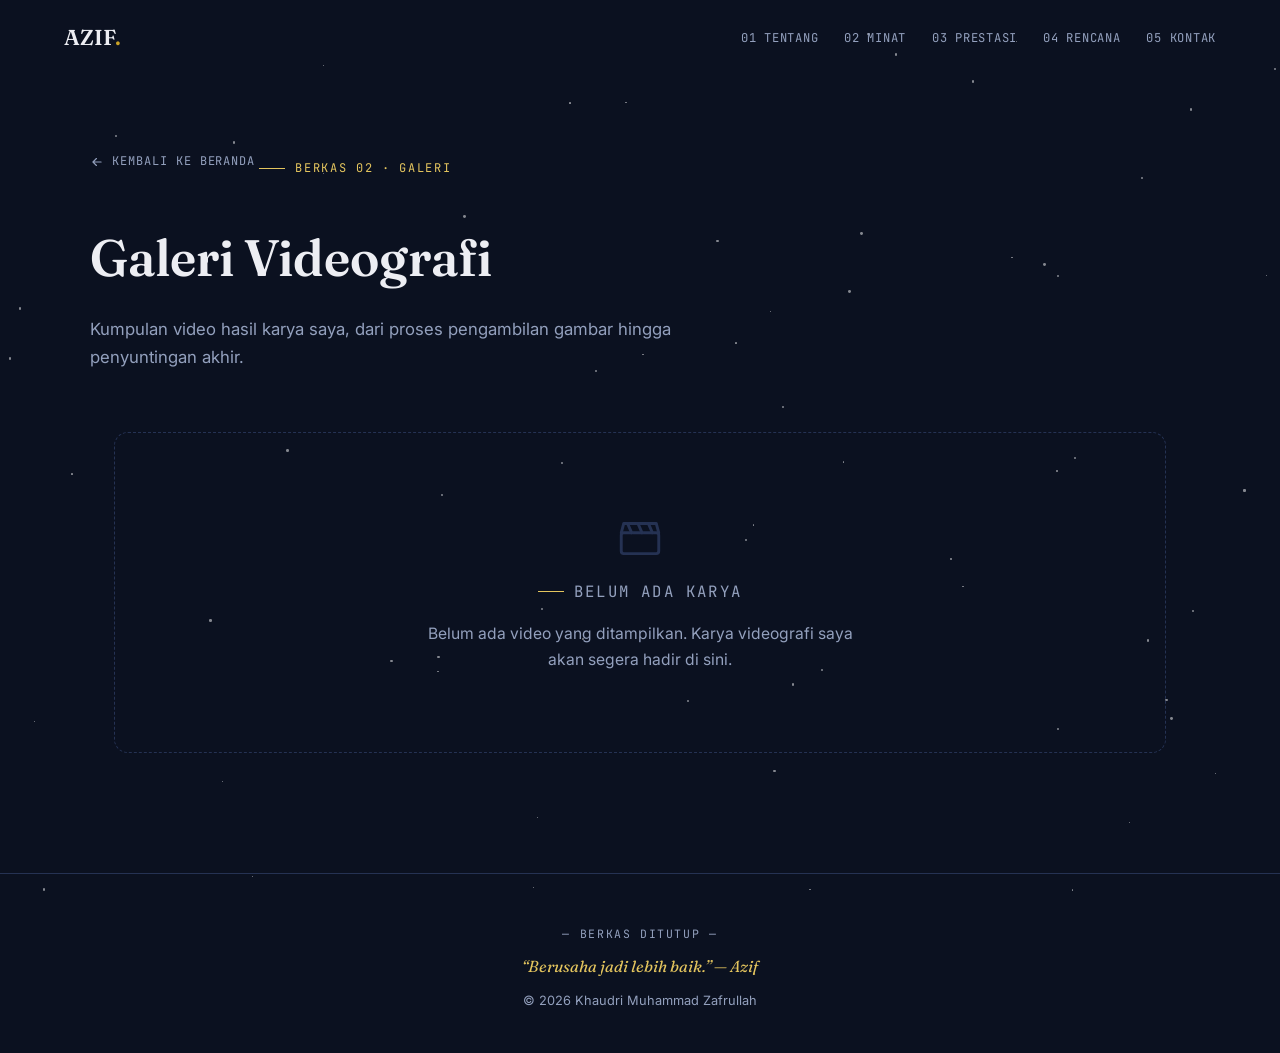
<file: galeri-videografi.html>
<!DOCTYPE html>
<html lang="id">
<head>
<meta charset="UTF-8">
<meta name="viewport" content="width=device-width, initial-scale=1.0">
<title>Galeri Videografi — Azif</title>
<meta name="description" content="Kumpulan hasil videografi Khaudri Muhammad Zafrullah (Azif).">
<meta name="theme-color" content="#0B1120">
<link rel="icon" href="data:image/svg+xml,%3Csvg xmlns='http://www.w3.org/2000/svg' viewBox='0 0 32 32'%3E%3Crect width='32' height='32' rx='8' fill='%230B1120'/%3E%3Ccircle cx='16' cy='16' r='7' fill='none' stroke='%23C9A227' stroke-width='2'/%3E%3C/svg%3E">
<link rel="preconnect" href="https://fonts.googleapis.com">
<link rel="preconnect" href="https://fonts.gstatic.com" crossorigin>
<link href="https://fonts.googleapis.com/css2?family=Fraunces:opsz,wght@9..144,400;9..144,500;9..144,600;9..144,700&family=Inter:wght@400;500;600;700&family=JetBrains+Mono:wght@400;500;600&display=swap" rel="stylesheet">
<link rel="stylesheet" href="styles.css">
</head>
<body>

<div id="stars"></div>

<header class="site-header">
  <nav>
    <a href="index.html#beranda" class="brand">AZIF<span>.</span></a>
    <ul class="nav-links">
      <li><a href="index.html#tentang">01 Tentang</a></li>
      <li><a href="index.html#minat">02 Minat</a></li>
      <li><a href="index.html#prestasi">03 Prestasi</a></li>
      <li><a href="index.html#rencana">04 Rencana</a></li>
      <li><a href="index.html#kontak">05 Kontak</a></li>
    </ul>
    <button class="nav-toggle" aria-label="Buka menu navigasi" aria-expanded="false">
      <span></span><span></span><span></span>
    </button>
  </nav>
  <div class="nav-backdrop"></div>
</header>

<main>

  <!-- ===================== HEADER GALERI ===================== -->
  <section class="page-hero">
    <div class="page-hero-inner">
      <a href="index.html#minat" class="back-link">
        <svg viewBox="0 0 24 24" fill="none" stroke="currentColor" stroke-width="2" stroke-linecap="round" stroke-linejoin="round"><path d="M19 12H5M11 18l-6-6 6-6"/></svg>
        Kembali ke Beranda
      </a>
      <p class="eyebrow">Berkas 02 · Galeri</p>
      <h1>Galeri Videografi</h1>
      <p class="page-hero-desc">Kumpulan video hasil karya saya, dari proses pengambilan gambar hingga penyuntingan akhir.</p>
    </div>
  </section>

  <!-- ===================== GALERI ===================== -->
  <section class="gallery-section">
    <div class="section-inner">

      <div class="empty-state">
        <div class="empty-icon">
          <svg viewBox="0 0 24 24" fill="none" stroke="currentColor" stroke-width="1.4" stroke-linecap="round" stroke-linejoin="round"><path d="M3 9.5 4.2 5h15.6l1.2 4.5"/><rect x="3" y="9.5" width="18" height="10" rx="1.2"/><line x1="6" y1="5" x2="8" y2="9.5"/><line x1="11" y1="5" x2="13" y2="9.5"/><line x1="16" y1="5" x2="18" y2="9.5"/></svg>
        </div>
        <p class="eyebrow">Belum Ada Karya</p>
        <p>Belum ada video yang ditampilkan. Karya videografi saya akan segera hadir di sini.</p>
      </div>

      <div class="gallery-grid" hidden></div>

    </div>
  </section>

</main>

<footer class="site-footer">
  <p class="footer-tag">— Berkas Ditutup —</p>
  <p class="footer-motto">“Berusaha jadi lebih baik.” — Azif</p>
  <p class="footer-copy">© 2026 Khaudri Muhammad Zafrullah</p>
</footer>

<script src="script.js"></script>
<script>
// ============================================================
// DATA GALERI VIDEOGRAFI — edit di sini untuk menambah video baru
// ============================================================
// Cara menambah video baru:
// 1. Siapkan gambar thumbnail (sampul) untuk video tersebut, simpan
//    di folder yang sama dengan file "galeri-videografi.html" ini.
// 2. Untuk video PENDEK: simpan juga file videonya (mp4) di folder
//    yang sama, lalu isi properti "video" dengan nama filenya.
//    Untuk video PANJANG: unggah dulu ke YouTube/Instagram/TikTok,
//    lalu isi properti "link" dengan URL video tersebut.
// 3. Salin satu baris contoh format di bawah, tempel di dalam
//    array "galeriItems", lalu ganti isinya sesuai videomu.
// 4. Item PALING TERAKHIR dalam daftar tidak diberi koma (,) di akhir.
// 5. Simpan file, lalu buka/refresh halaman di browser.
//
// Properti yang tersedia untuk tiap item:
//   gambar    (wajib)     nama file thumbnail/sampul. Contoh: "thumbnail-1.jpg"
//   judul     (wajib)     judul singkat video
//   deskripsi (opsional)  keterangan singkat video
//   video     (opsional)  nama file video lokal untuk video pendek. Contoh: "klip-1.mp4"
//   link      (opsional)  URL YouTube/Instagram/TikTok untuk video panjang
//                         (isi salah satu saja: "video" ATAU "link")
//
// Contoh (hapus tanda "//" di setiap baris di bawah untuk mengaktifkan):
// { gambar: "thumbnail-bts.jpg", judul: "Behind The Scene Robotika", deskripsi: "Dokumentasi proses latihan sebelum kompetisi.", video: "klip-bts.mp4" },
// { gambar: "thumbnail-cinematic.jpg", judul: "Video Cinematic Sekolah", deskripsi: "Diunggah penuh di YouTube.", link: "https://youtube.com/watch?v=xxxxx" },

const galeriItems = [
  // Tambahkan video barumu di sini, mengikuti format contoh di atas.
];

renderGaleri(galeriItems);
</script>

</body>
</html>
</file>
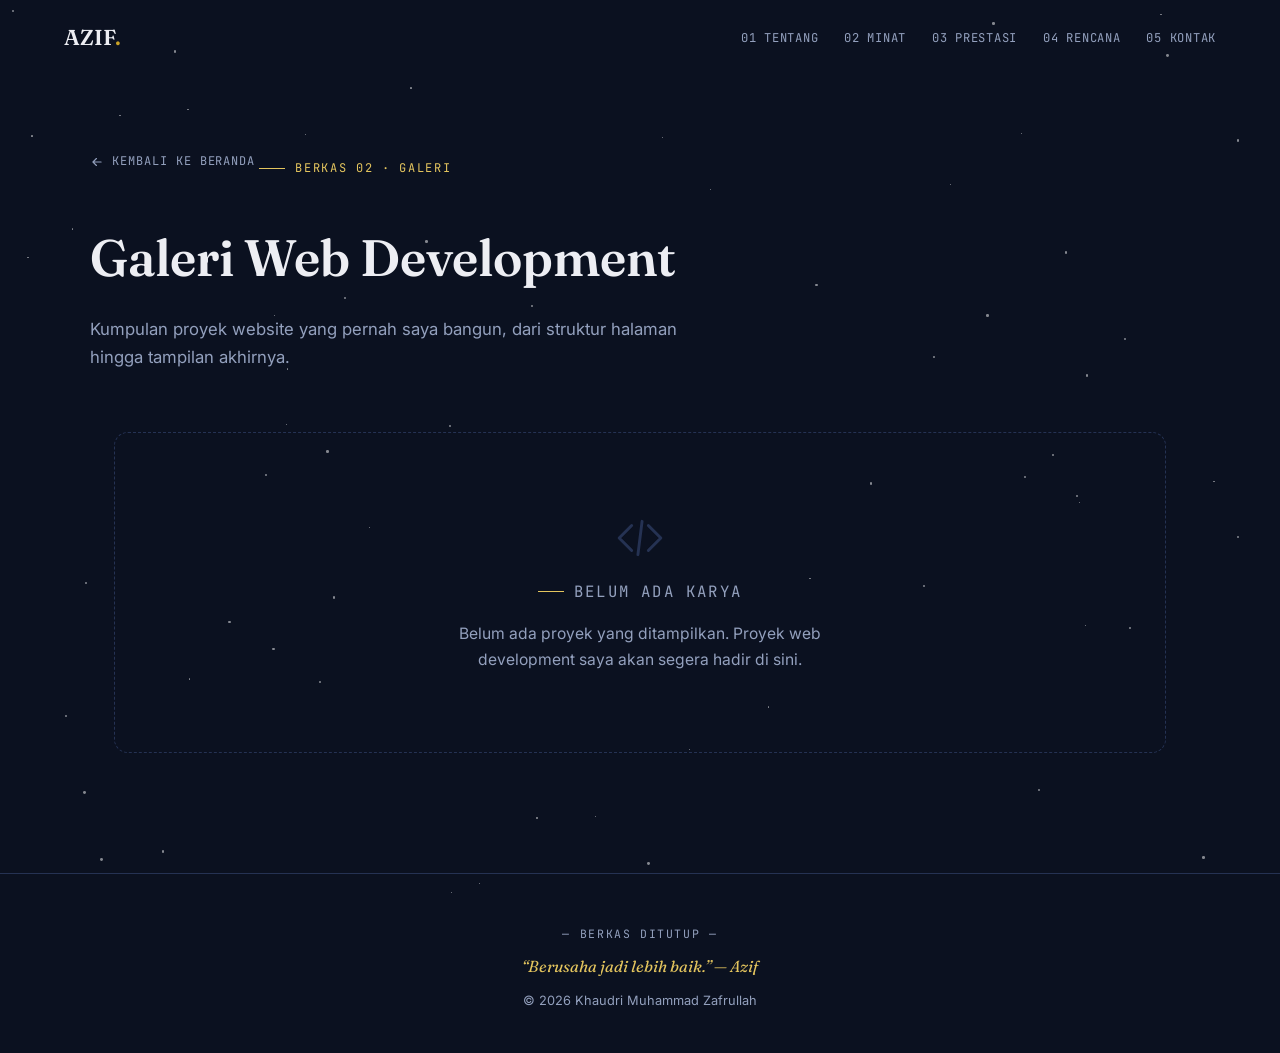
<file: galeri-web-development.html>
<!DOCTYPE html>
<html lang="id">
<head>
<meta charset="UTF-8">
<meta name="viewport" content="width=device-width, initial-scale=1.0">
<title>Galeri Web Development — Azif</title>
<meta name="description" content="Kumpulan proyek website yang pernah dibangun oleh Khaudri Muhammad Zafrullah (Azif).">
<meta name="theme-color" content="#0B1120">
<link rel="icon" href="data:image/svg+xml,%3Csvg xmlns='http://www.w3.org/2000/svg' viewBox='0 0 32 32'%3E%3Crect width='32' height='32' rx='8' fill='%230B1120'/%3E%3Ccircle cx='16' cy='16' r='7' fill='none' stroke='%23C9A227' stroke-width='2'/%3E%3C/svg%3E">
<link rel="preconnect" href="https://fonts.googleapis.com">
<link rel="preconnect" href="https://fonts.gstatic.com" crossorigin>
<link href="https://fonts.googleapis.com/css2?family=Fraunces:opsz,wght@9..144,400;9..144,500;9..144,600;9..144,700&family=Inter:wght@400;500;600;700&family=JetBrains+Mono:wght@400;500;600&display=swap" rel="stylesheet">
<link rel="stylesheet" href="styles.css">
</head>
<body>

<div id="stars"></div>

<header class="site-header">
  <nav>
    <a href="index.html#beranda" class="brand">AZIF<span>.</span></a>
    <ul class="nav-links">
      <li><a href="index.html#tentang">01 Tentang</a></li>
      <li><a href="index.html#minat">02 Minat</a></li>
      <li><a href="index.html#prestasi">03 Prestasi</a></li>
      <li><a href="index.html#rencana">04 Rencana</a></li>
      <li><a href="index.html#kontak">05 Kontak</a></li>
    </ul>
    <button class="nav-toggle" aria-label="Buka menu navigasi" aria-expanded="false">
      <span></span><span></span><span></span>
    </button>
  </nav>
  <div class="nav-backdrop"></div>
</header>

<main>

  <!-- ===================== HEADER GALERI ===================== -->
  <section class="page-hero">
    <div class="page-hero-inner">
      <a href="index.html#minat" class="back-link">
        <svg viewBox="0 0 24 24" fill="none" stroke="currentColor" stroke-width="2" stroke-linecap="round" stroke-linejoin="round"><path d="M19 12H5M11 18l-6-6 6-6"/></svg>
        Kembali ke Beranda
      </a>
      <p class="eyebrow">Berkas 02 · Galeri</p>
      <h1>Galeri Web Development</h1>
      <p class="page-hero-desc">Kumpulan proyek website yang pernah saya bangun, dari struktur halaman hingga tampilan akhirnya.</p>
    </div>
  </section>

  <!-- ===================== GALERI ===================== -->
  <section class="gallery-section">
    <div class="section-inner">

      <div class="empty-state">
        <div class="empty-icon">
          <svg viewBox="0 0 24 24" fill="none" stroke="currentColor" stroke-width="1.4" stroke-linecap="round" stroke-linejoin="round"><polyline points="8 6 2 12 8 18"/><polyline points="16 6 22 12 16 18"/><line x1="13" y1="4" x2="11" y2="20"/></svg>
        </div>
        <p class="eyebrow">Belum Ada Karya</p>
        <p>Belum ada proyek yang ditampilkan. Proyek web development saya akan segera hadir di sini.</p>
      </div>

      <div class="gallery-grid" hidden></div>

    </div>
  </section>

</main>

<footer class="site-footer">
  <p class="footer-tag">— Berkas Ditutup —</p>
  <p class="footer-motto">“Berusaha jadi lebih baik.” — Azif</p>
  <p class="footer-copy">© 2026 Khaudri Muhammad Zafrullah</p>
</footer>

<script src="script.js"></script>
<script>
// ============================================================
// DATA GALERI WEB DEVELOPMENT — edit di sini untuk menambah karya baru
// ============================================================
// Cara menambah karya baru:
// 1. Simpan file gambar tangkapan layar (screenshot) proyekmu di
//    folder yang sama dengan file "galeri-web-development.html" ini.
// 2. Salin satu baris contoh format di bawah, tempel di dalam
//    array "galeriItems", lalu ganti isinya sesuai proyekmu.
// 3. Item PALING TERAKHIR dalam daftar tidak diberi koma (,) di akhir.
// 4. Simpan file, lalu buka/refresh halaman di browser.
//
// Properti yang tersedia untuk tiap item:
//   gambar    (wajib)    nama file screenshot proyek. Contoh: "proyek-1.jpg"
//   judul     (wajib)    nama proyek
//   deskripsi (opsional) keterangan singkat teknologi/fungsi proyek
//   link      (opsional, disarankan) URL proyek (live demo / GitHub)
//                        — jika diisi, kartu akan membuka tautan di tab baru
//
// Contoh (hapus tanda "//" di setiap baris di bawah untuk mengaktifkan):
// { gambar: "proyek-portofolio.jpg", judul: "Website Portofolio Pribadi", deskripsi: "Dibangun dengan HTML, CSS, dan JavaScript.", link: "https://github.com/username/nama-repo" },
// { gambar: "proyek-tugas-sekolah.jpg", judul: "Landing Page Tugas Sekolah", deskripsi: "Proyek latihan tata letak responsif." },

const galeriItems = [
  // Tambahkan item barumu di sini, mengikuti format contoh di atas.
];

renderGaleri(galeriItems);
</script>

</body>
</html>
</file>
<file: styles.css>
/* ============================================================
   STYLES.CSS — Desain bersama untuk seluruh halaman situs
   (index.html + semua halaman galeri-*.html).
   File ini tidak perlu diedit untuk menambah foto/video baru —
   lihat komentar di bagian bawah tiap halaman galeri-*.html.
   ============================================================ */

/* ===================== RESET & BASE ===================== */
*,*::before,*::after{box-sizing:border-box;margin:0;padding:0;}
html{scroll-behavior:smooth;}
:root{
  --bg:#0B1120;
  --bg-alt:#0E1526;
  --surface:#131C33;
  --surface-2:#16203B;
  --surface-border:#253253;
  --text:#EDEEF3;
  --text-muted:#93A0BD;
  --gold:#C9A227;
  --gold-soft:#E4C55E;
  --teal:#4FD1C5;
  --teal-soft:#8CE3D9;
  --radius:14px;
  --font-display:'Fraunces',serif;
  --font-body:'Inter',sans-serif;
  --font-mono:'JetBrains Mono',monospace;
  --header-h:78px;
}
body{
  background:var(--bg);
  color:var(--text);
  font-family:var(--font-body);
  line-height:1.65;
  -webkit-font-smoothing:antialiased;
  overflow-x:hidden;
  position:relative;
}
img{max-width:100%;display:block;}
a{color:inherit;text-decoration:none;}
ul{list-style:none;}
button{font:inherit;background:none;border:none;cursor:pointer;color:inherit;}
svg{display:block;}
::selection{background:var(--gold);color:#1a1406;}
:focus-visible{outline:2px solid var(--teal);outline-offset:3px;border-radius:4px;}
section[id]{scroll-margin-top:var(--header-h);}

/* ===================== STARFIELD ===================== */
#stars{position:fixed;inset:0;z-index:0;pointer-events:none;overflow:hidden;}
.star{position:absolute;background:#fff;border-radius:50%;opacity:.5;animation:twinkle var(--dur,4s) ease-in-out infinite;animation-delay:var(--delay,0s);}
@keyframes twinkle{0%,100%{opacity:.12;}50%{opacity:.8;}}

/* ===================== LAYOUT HELPERS ===================== */
header,main,footer{position:relative;z-index:1;}
.section{padding:110px 0;}
.section-inner{max-width:1100px;margin:0 auto;padding:0 24px;}
.section.alt-bg{background:var(--bg-alt);border-top:1px solid var(--surface-border);border-bottom:1px solid var(--surface-border);}
.section-head{margin-bottom:56px;max-width:640px;}
.eyebrow{font-family:var(--font-mono);font-size:.75rem;letter-spacing:.14em;text-transform:uppercase;color:var(--gold-soft);display:inline-flex;align-items:center;gap:10px;}
.eyebrow::before{content:'';width:26px;height:1px;background:var(--gold-soft);display:inline-block;}
.section-head h2{font-family:var(--font-display);font-weight:600;font-size:clamp(1.9rem,3.4vw,2.6rem);margin-top:12px;}
.section-desc{color:var(--text-muted);margin-top:14px;font-size:1.02rem;}

/* ===================== REVEAL ANIMATION ===================== */
.reveal{opacity:0;transform:translateY(24px);transition:opacity .7s ease,transform .7s ease;}
.reveal.in-view{opacity:1;transform:translateY(0);}
@media (prefers-reduced-motion:reduce){
  .reveal{opacity:1;transform:none;transition:none;}
  .star{animation:none;opacity:.35;}
  html{scroll-behavior:auto;}
}

/* ===================== HEADER / NAV ===================== */
.site-header{position:fixed;top:0;left:0;right:0;z-index:50;padding:20px 0;transition:background .3s ease,padding .3s ease,border-color .3s ease;border-bottom:1px solid transparent;}
.site-header.scrolled{background:rgba(11,17,32,.86);backdrop-filter:blur(10px);border-bottom-color:var(--surface-border);padding:14px 0;}
nav{display:flex;align-items:center;justify-content:space-between;max-width:1200px;margin:0 auto;padding:0 24px;}
.brand{font-family:var(--font-display);font-size:1.35rem;font-weight:600;}
.brand span{color:var(--gold);}
.nav-links{display:flex;gap:26px;font-family:var(--font-mono);font-size:.76rem;letter-spacing:.06em;text-transform:uppercase;}
.nav-links a{color:var(--text-muted);transition:color .2s ease;}
.nav-links a:hover,.nav-links a:focus-visible{color:var(--teal-soft);}
.nav-toggle{display:none;flex-direction:column;gap:5px;width:26px;padding:6px;z-index:60;}
.nav-toggle span{display:block;width:100%;height:2px;background:var(--text);transition:transform .3s ease,opacity .3s ease;}
.nav-toggle.active span:nth-child(1){transform:translateY(7px) rotate(45deg);}
.nav-toggle.active span:nth-child(2){opacity:0;}
.nav-toggle.active span:nth-child(3){transform:translateY(-7px) rotate(-45deg);}
.nav-backdrop{position:fixed;inset:0;background:rgba(5,8,16,.6);opacity:0;pointer-events:none;transition:opacity .3s ease;z-index:45;}
.nav-backdrop.open{opacity:1;pointer-events:auto;}

/* ===================== HERO (BERANDA) ===================== */
.hero{min-height:100svh;display:flex;align-items:center;padding:150px 24px 80px;}
.hero-inner{max-width:1200px;margin:0 auto;width:100%;display:grid;grid-template-columns:1.3fr .7fr;gap:64px;align-items:center;}
.hero h1{font-family:var(--font-display);font-weight:600;font-size:clamp(2.5rem,6vw,4.3rem);line-height:1.04;letter-spacing:-.01em;margin:16px 0 10px;}
.nickname{color:var(--text-muted);font-size:1.05rem;}
.nickname strong{color:var(--teal-soft);font-weight:600;}
.motto{font-family:var(--font-display);font-style:italic;font-size:1.28rem;color:var(--gold-soft);margin:20px 0 30px;padding-left:20px;border-left:2px solid var(--gold);}
.meta-row{display:flex;flex-wrap:wrap;gap:30px;margin-bottom:36px;padding-top:24px;border-top:1px solid var(--surface-border);}
.meta-item{display:flex;flex-direction:column;gap:5px;}
.meta-label{font-family:var(--font-mono);font-size:.66rem;letter-spacing:.1em;text-transform:uppercase;color:var(--text-muted);}
.meta-value{font-size:.98rem;font-weight:500;}
.hero-actions{display:flex;gap:16px;flex-wrap:wrap;}

.btn{font-family:var(--font-mono);font-size:.78rem;letter-spacing:.06em;text-transform:uppercase;padding:15px 26px;border-radius:9px;display:inline-flex;align-items:center;gap:8px;transition:transform .25s ease,box-shadow .25s ease,border-color .25s ease,background .25s ease;}
.btn-primary{background:linear-gradient(135deg,var(--gold-soft),var(--gold));color:#1a1406;font-weight:600;}
.btn-primary:hover{transform:translateY(-2px);box-shadow:0 12px 28px -10px rgba(201,162,39,.55);}
.btn-ghost{border:1px solid var(--surface-border);color:var(--teal-soft);}
.btn-ghost:hover{border-color:var(--teal);background:rgba(79,209,197,.08);transform:translateY(-2px);}

.hero-photo{display:flex;flex-direction:column;align-items:center;gap:14px;}
.photo-frame{position:relative;width:220px;aspect-ratio:3/4;background:var(--surface);border:1px solid var(--surface-border);border-radius:10px;display:flex;align-items:center;justify-content:center;overflow:hidden;}
.photo-frame img{width:100%;height:100%;object-fit:cover;}
.hero-photo .photo-frame img{object-position:center top;}
.photo-placeholder{font-family:var(--font-display);font-size:3.2rem;font-weight:600;color:var(--surface-border);}
.corner{position:absolute;width:20px;height:20px;border-color:var(--gold-soft);}
.corner.tl{top:8px;left:8px;border-top:2px solid;border-left:2px solid;}
.corner.tr{top:8px;right:8px;border-top:2px solid;border-right:2px solid;}
.corner.bl{bottom:8px;left:8px;border-bottom:2px solid;border-left:2px solid;}
.corner.br{bottom:8px;right:8px;border-bottom:2px solid;border-right:2px solid;}
.photo-caption{font-family:var(--font-mono);font-size:.68rem;letter-spacing:.12em;text-transform:uppercase;color:var(--text-muted);}

/* ===================== ABOUT ===================== */
.about-grid{display:grid;grid-template-columns:1.1fr .9fr;gap:56px;align-items:start;}
.about-text p{color:var(--text-muted);margin-bottom:16px;font-size:1.02rem;}
.about-text p:first-child{color:var(--text);font-size:1.08rem;}
.edu-list{border-left:1px solid var(--surface-border);padding-left:28px;display:flex;flex-direction:column;gap:28px;position:relative;}
.edu-item{position:relative;}
.star-marker{position:absolute;left:-33px;top:3px;width:13px;height:13px;background:linear-gradient(135deg,var(--gold-soft),var(--teal));clip-path:polygon(50% 0%,61% 39%,100% 50%,61% 61%,50% 100%,39% 61%,0% 50%,39% 39%);}
.edu-level{font-family:var(--font-mono);font-size:.68rem;letter-spacing:.1em;color:var(--gold-soft);text-transform:uppercase;}
.edu-name{font-weight:600;margin-top:4px;font-size:1rem;}

/* ===================== INTEREST / SKILLS ===================== */
.interest-grid{display:grid;grid-template-columns:repeat(2,1fr);gap:22px;margin-bottom:52px;}
.interest-card{display:block;position:relative;background:var(--surface);border:1px solid var(--surface-border);border-radius:var(--radius);padding:30px;transition:transform .3s ease,border-color .3s ease;}
.interest-card:hover{transform:translateY(-4px);border-color:var(--teal);}
.interest-icon{width:44px;height:44px;border-radius:10px;background:rgba(79,209,197,.1);color:var(--teal-soft);display:flex;align-items:center;justify-content:center;margin-bottom:18px;}
.interest-icon svg{width:22px;height:22px;}
.interest-card h3{font-family:var(--font-display);font-weight:600;font-size:1.12rem;margin-bottom:8px;}
.interest-card p{color:var(--text-muted);font-size:.95rem;}
.card-hint{margin-top:18px;display:inline-flex;align-items:center;gap:6px;font-family:var(--font-mono);font-size:.7rem;letter-spacing:.08em;text-transform:uppercase;color:var(--teal-soft);opacity:.85;}
.card-hint svg{width:14px;height:14px;transition:transform .25s ease;}
.interest-card:hover .card-hint svg{transform:translateX(4px);}
.subhead{font-family:var(--font-mono);font-size:.72rem;letter-spacing:.12em;text-transform:uppercase;color:var(--text-muted);margin-bottom:18px;}
.tag-row{display:flex;flex-wrap:wrap;gap:12px;}
.tag{font-family:var(--font-mono);font-size:.82rem;background:var(--surface);border:1px solid var(--surface-border);padding:11px 16px;border-radius:8px;color:var(--teal-soft);}

/* ===================== ACHIEVEMENTS / EXPERIENCE ===================== */
.block-gap{margin-top:60px;}
.achievement-layout{display:grid;grid-template-columns:.8fr 1.2fr;gap:32px;align-items:start;}
.achievement-photo{display:flex;flex-direction:column;align-items:center;gap:14px;}
.achievement-photo .photo-frame{width:100%;max-width:230px;}
.achievement-grid{display:flex;flex-direction:column;gap:20px;}
.achievement-card{background:var(--surface);border:1px solid var(--surface-border);border-radius:var(--radius);padding:28px;display:flex;gap:18px;align-items:flex-start;}
.achievement-icon{width:50px;height:50px;border-radius:50%;background:rgba(201,162,39,.12);color:var(--gold-soft);display:flex;align-items:center;justify-content:center;flex-shrink:0;}
.achievement-icon svg{width:24px;height:24px;}
.achievement-title{font-weight:600;font-size:1.02rem;margin-bottom:6px;}
.achievement-meta{font-family:var(--font-mono);font-size:.7rem;color:var(--text-muted);text-transform:uppercase;letter-spacing:.05em;margin-bottom:10px;display:block;}
.achievement-card p{color:var(--text-muted);font-size:.92rem;}

.org-list{border-left:1px solid var(--surface-border);padding-left:28px;display:flex;flex-direction:column;gap:32px;position:relative;}
.org-item{position:relative;}
.org-level{display:inline-block;font-family:var(--font-mono);font-size:.65rem;letter-spacing:.08em;text-transform:uppercase;color:var(--bg);background:var(--teal-soft);padding:3px 9px;border-radius:5px;margin-bottom:10px;}
.org-name{font-family:var(--font-display);font-weight:600;font-size:1.08rem;}
.org-role{color:var(--gold-soft);font-size:.9rem;margin:4px 0 8px;}
.org-desc{color:var(--text-muted);font-size:.94rem;max-width:560px;}

/* ===================== RENCANA MASA DEPAN ===================== */
.plan-inner{display:grid;grid-template-columns:1.1fr .9fr;gap:64px;align-items:center;}
.plan-text p{color:var(--text-muted);margin-bottom:18px;font-size:1.04rem;}
.plan-text p:first-child{color:var(--text);}
.plan-highlights{display:flex;gap:18px;margin-top:26px;flex-wrap:wrap;}
.plan-highlight{flex:1;min-width:150px;background:var(--surface);border:1px solid var(--surface-border);border-radius:var(--radius);padding:18px 20px;}
.plan-highlight .label{font-family:var(--font-mono);font-size:.65rem;color:var(--text-muted);text-transform:uppercase;letter-spacing:.08em;margin-bottom:6px;}
.plan-highlight .value{font-weight:600;font-family:var(--font-display);font-size:1.08rem;}
.seal-wrap{display:flex;justify-content:center;}
.seal{width:min(270px,80vw);height:auto;color:var(--gold-soft);transform:rotate(-6deg);opacity:.94;}
.seal-ring-outer{fill:none;stroke:currentColor;stroke-width:2;}
.seal-ring-inner{fill:none;stroke:currentColor;stroke-width:1;stroke-dasharray:3 4;}
.seal-text{font-family:var(--font-mono);font-size:9.5px;letter-spacing:2px;fill:currentColor;text-transform:uppercase;}

/* ===================== KONTAK ===================== */
.contact-box{background:var(--surface);border:1px solid var(--surface-border);border-radius:var(--radius);padding:50px 40px;text-align:center;max-width:620px;margin:0 auto;}
.contact-box p{color:var(--text-muted);}
.contact-email{font-family:var(--font-mono);font-size:1.15rem;color:var(--teal-soft);margin:22px 0 30px;word-break:break-all;}
.contact-note{font-size:.85rem;margin-top:28px;color:var(--text-muted);opacity:.8;}

/* ===================== FOOTER ===================== */
.site-footer{padding:50px 24px 42px;text-align:center;border-top:1px solid var(--surface-border);}
.footer-tag{font-family:var(--font-mono);font-size:.72rem;letter-spacing:.14em;text-transform:uppercase;color:var(--text-muted);margin-bottom:10px;}
.footer-motto{font-family:var(--font-display);font-style:italic;color:var(--gold-soft);margin-bottom:10px;}
.footer-copy{color:var(--text-muted);font-size:.8rem;}

/* ===================== HALAMAN GALERI ===================== */
.page-hero{padding:150px 24px 60px;}
.page-hero-inner{max-width:1100px;margin:0 auto;}
.back-link{display:inline-flex;align-items:center;gap:8px;font-family:var(--font-mono);font-size:.75rem;letter-spacing:.08em;text-transform:uppercase;color:var(--text-muted);margin-bottom:30px;transition:color .2s ease;}
.back-link:hover,.back-link:focus-visible{color:var(--teal-soft);}
.back-link svg{width:14px;height:14px;}
.page-hero h1{font-family:var(--font-display);font-weight:600;font-size:clamp(2.1rem,5vw,3.2rem);margin:14px 0 16px;}
.page-hero-desc{color:var(--text-muted);font-size:1.05rem;max-width:640px;}

.gallery-section{padding:0 0 120px;}
.gallery-grid{display:grid;grid-template-columns:repeat(auto-fill,minmax(260px,1fr));gap:24px;}
.gallery-item{display:block;width:100%;text-align:left;padding:0;background:var(--surface);border:1px solid var(--surface-border);border-radius:var(--radius);overflow:hidden;cursor:pointer;transition:transform .3s ease,border-color .3s ease;}
.gallery-item:hover{transform:translateY(-4px);border-color:var(--teal);}
.gallery-thumb{position:relative;width:100%;aspect-ratio:4/3;background:var(--surface-2);overflow:hidden;}
.gallery-thumb img{width:100%;height:100%;object-fit:cover;transition:transform .4s ease;}
.gallery-item:hover .gallery-thumb img{transform:scale(1.05);}
.play-badge,.external-badge{position:absolute;top:12px;right:12px;width:34px;height:34px;border-radius:50%;background:rgba(11,17,32,.75);color:var(--gold-soft);display:flex;align-items:center;justify-content:center;backdrop-filter:blur(4px);}
.play-badge svg,.external-badge svg{width:16px;height:16px;}
.gallery-body{padding:20px;}
.gallery-body h3{font-family:var(--font-display);font-weight:600;font-size:1.05rem;margin-bottom:6px;}
.gallery-body p{color:var(--text-muted);font-size:.9rem;}

.empty-state{display:flex;flex-direction:column;align-items:center;text-align:center;gap:16px;padding:80px 24px;border:1px dashed var(--surface-border);border-radius:var(--radius);}
.empty-state .empty-icon{width:50px;height:50px;color:var(--surface-border);}
.empty-state p{max-width:440px;color:var(--text-muted);font-size:.98rem;}

/* ===================== LIGHTBOX ===================== */
.lightbox{position:fixed;inset:0;z-index:100;display:flex;align-items:center;justify-content:center;padding:24px;opacity:0;pointer-events:none;transition:opacity .3s ease;}
.lightbox.open{opacity:1;pointer-events:auto;}
.lightbox-backdrop{position:absolute;inset:0;background:rgba(5,8,16,.85);backdrop-filter:blur(4px);}
.lightbox-content{position:relative;z-index:1;max-width:min(900px,92vw);max-height:88vh;background:var(--surface);border:1px solid var(--surface-border);border-radius:var(--radius);padding:44px 20px 20px;display:flex;flex-direction:column;gap:14px;}
.lightbox-media{max-height:65vh;display:flex;align-items:center;justify-content:center;overflow:hidden;border-radius:10px;}
.lightbox-media img,.lightbox-media video{max-width:100%;max-height:65vh;border-radius:10px;object-fit:contain;}
.lightbox-caption{color:var(--text-muted);font-size:.92rem;text-align:center;}
.lightbox-close{position:absolute;top:12px;right:12px;width:34px;height:34px;border-radius:50%;background:var(--gold-soft);color:#1a1406;font-size:1.3rem;line-height:1;display:flex;align-items:center;justify-content:center;}

/* ===================== RESPONSIVE ===================== */
@media (max-width:900px){
  .hero-inner{grid-template-columns:1fr;gap:48px;}
  .hero-photo{order:-1;}
  .about-grid{grid-template-columns:1fr;}
  .plan-inner{grid-template-columns:1fr;}
  .plan-inner .seal-wrap{order:-1;}
  .achievement-layout{grid-template-columns:1fr;}
  .achievement-photo{order:-1;}
}
@media (max-width:760px){
  .nav-links{position:fixed;top:0;right:0;height:100vh;width:min(78vw,300px);background:var(--surface);flex-direction:column;padding:110px 32px 40px;gap:26px;transform:translateX(100%);transition:transform .35s ease;border-left:1px solid var(--surface-border);z-index:55;}
  .nav-links.open{transform:translateX(0);}
  .nav-toggle{display:flex;}
  .interest-grid{grid-template-columns:1fr;}
  .meta-row{gap:22px;}
  .section{padding:80px 0;}
  .hero{padding-top:130px;}
  .page-hero{padding-top:120px;}
  .gallery-section{padding-bottom:80px;}
}
</file>
